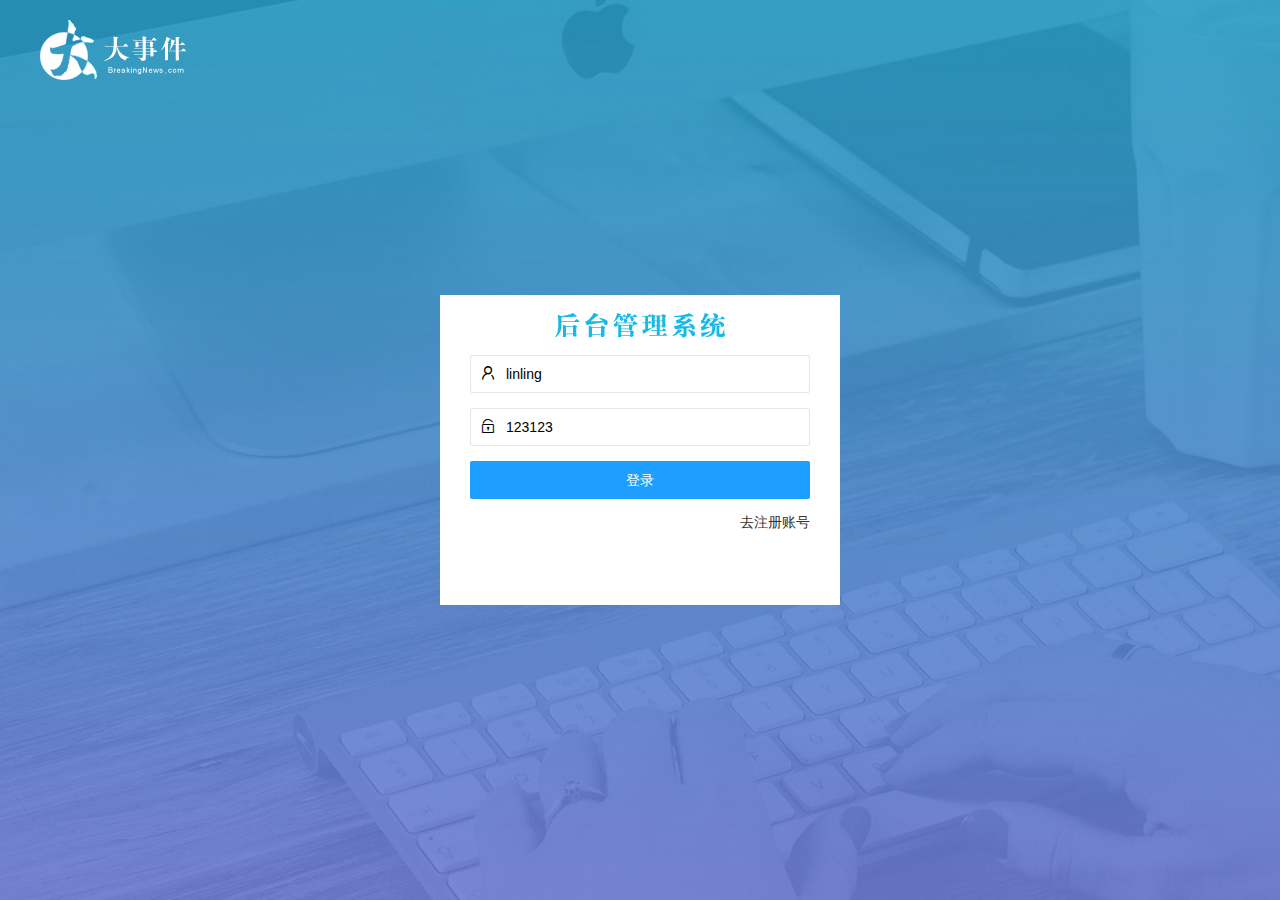
<file: login.html>
<!DOCTYPE html>
<html lang="en">

<head>
    <meta charset="UTF-8">
    <meta http-equiv="X-UA-Compatible" content="IE=edge">
    <meta name="viewport" content="width=device-width, initial-scale=1.0">
    <title>大事件 - 登录页面</title>
    <!-- 引入layui样式文件 -->
    <link rel="stylesheet" href="/assets/lib/layui/css/layui.css">
    <!-- 引入本地样式文件 -->
    <link rel="stylesheet" href="/assets/css/login.css">
</head>

<body>
    <div class="layui-main header">
        <img src="/assets/images/logo.png" alt="">
    </div>

    <!-- 登录注册区域 -->
    <div class="loginAndRegBox">
        <div class="titleBox"></div>
        <!-- 登录区域 -->
        <div class="login-box">
            <!-- 登录表单 -->
            <form class="layui-form" action="" id="form-login">
                <!-- 用户名 -->
                <div class="layui-form-item">
                    <i class="layui-icon layui-icon-username"></i>
                    <input value="linling" type="text" name="username" required lay-verify="required"
                        placeholder="请输入用户名" autocomplete="off" class="layui-input">
                </div>
                <!-- 密码 -->
                <div class="layui-form-item">
                    <i class="layui-icon layui-icon-password"></i>
                    <input value="123123" type="text" name="password" required lay-verify="required|pwd"
                        placeholder="请输入密码" autocomplete="off" class="layui-input">
                </div>
                <!-- 登录按钮 -->
                <div class="layui-form-item">
                    <!-- lay-submit属性必须存在,后面会有submit事件绑定 -->
                    <button class="layui-btn layui-btn-fluid layui-btn-normal" lay-submit
                        lay-filter="formDemo">登录</button>
                </div>
                <!-- a链接 -->
                <div class="layui-form-item links">
                    <a href="javascript:;" id="link-reg">去注册账号</a>
                </div>
            </form>
        </div>


        <!-- 注册区域 -->
        <div class="reg-box" style="display: none;">
            <!-- 注册表单 -->
            <form class="layui-form" action="" id="form-reg">
                <!-- 用户名 -->
                <div class="layui-form-item">
                    <i class="layui-icon layui-icon-username"></i>
                    <input type="text" name="username" required lay-verify="required" placeholder="请输入用户名"
                        autocomplete="off" class="layui-input">
                </div>
                <!-- 密码 -->
                <div class="layui-form-item">
                    <i class="layui-icon layui-icon-password"></i>
                    <input type="text" name="password" required lay-verify="required|pwd" placeholder="请输入密码"
                        autocomplete="off" class="layui-input">
                </div>
                <!-- 确认密码 -->
                <div class="layui-form-item">
                    <i class="layui-icon layui-icon-password"></i>
                    <input type="text" name="repassword" required lay-verify="required|pwd|repwd" placeholder="再次确认密码"
                        autocomplete="off" class="layui-input">
                </div>
                <!-- 登录按钮 -->
                <div class="layui-form-item">
                    <!-- lay-submit属性必须存在,后面会有submit事件绑定 -->
                    <button class="layui-btn layui-btn-fluid layui-btn-normal" lay-submit
                        lay-filter="formDemo">注册</button>
                </div>
                <!-- a链接 -->
                <div class="layui-form-item links">
                    <a href="javascript:;" id="link-login">去登录</a>
                </div>
            </form>
        </div>
    </div>
    </div>

    <!-- 引入layui的js文件 -->
    <script src="assets/lib/layui/layui.all.js"></script>
    <!-- 引入jQuery文件 -->
    <script src="/assets/lib/jquery.js"></script>
    <!-- 引入baseAPI的js文件 先用到ajax接口,所以引入在jquery.js文件之后,再本页面js文件之前 -->
    <script src="/assets/js/baseAPI.js"></script>
    <!-- 引入本地js文件 -->
    <script src="/assets/js/login.js"></script>
</body>

</html>
</file>
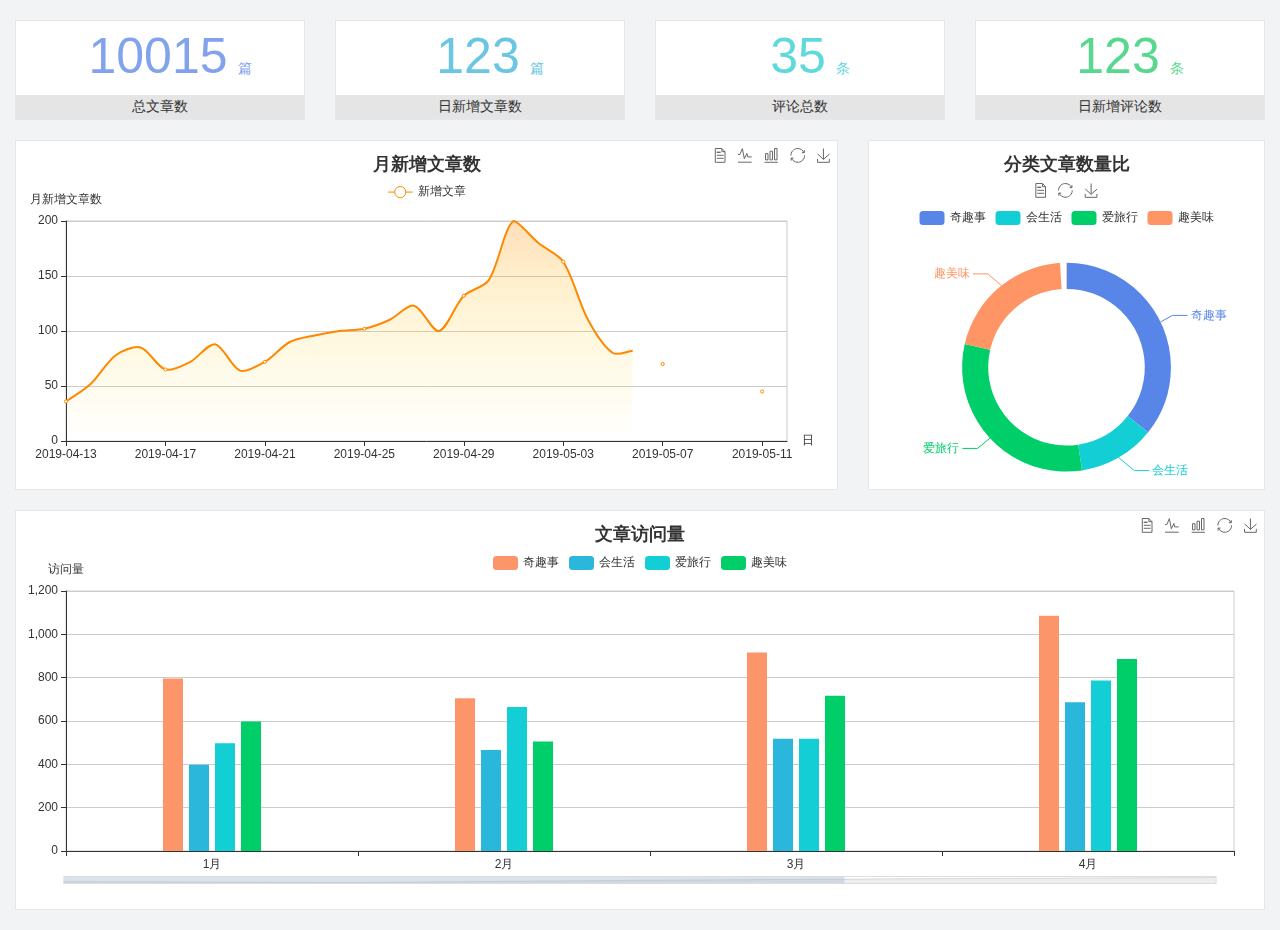
<file: home/dashboard.html>
<!DOCTYPE html>
<html lang="en">

<head>
  <meta charset="UTF-8">
  <meta name="viewport" content="width=device-width, initial-scale=1.0">
  <meta http-equiv="X-UA-Compatible" content="ie=edge">
  <title>图表统计</title>
  <link rel="stylesheet" href="../assets/lib/bootstrap.css" />
  <link rel="stylesheet" href="../assets/lib/main.css" />
  <script src="../assets/lib/jquery.js"></script>
  <script type="text/javascript" src="../assets/lib/echarts.min.js"></script>
</head>

<body>
  <div class="container-fluid">
    <div class="row spannel_list">
      <div class="col-sm-3 col-xs-6">
        <div class="spannel">
          <em>10015</em><span>篇</span>
          <b>总文章数</b>
        </div>
      </div>
      <div class="col-sm-3 col-xs-6">
        <div class="spannel scolor01">
          <em>123</em><span>篇</span>
          <b>日新增文章数</b>
        </div>
      </div>
      <div class="col-sm-3 col-xs-6">
        <div class="spannel scolor02">
          <em>35</em><span>条</span>
          <b>评论总数</b>
        </div>
      </div>
      <div class="col-sm-3 col-xs-6">
        <div class="spannel scolor03">
          <em>123</em><span>条</span>
          <b>日新增评论数</b>
        </div>
      </div>
    </div>
  </div>

  <div class="container-fluid">
    <div class="row curve-pie">
      <div class="col-lg-8 col-md-8">
        <div class="gragh_pannel" id="curve_show"></div>
      </div>
      <div class="col-lg-4 col-md-4">
        <div class="gragh_pannel" id="pie_show"></div>
      </div>
    </div>
  </div>

  <div class="container-fluid">
    <div class="column_pannel" id="column_show"></div>
  </div>

  <script>
    var oChart = echarts.init(document.getElementById('curve_show'));
    var aList_all = [
      { 'count': 36, 'date': '2019-04-13' },
      { 'count': 52, 'date': '2019-04-14' },
      { 'count': 78, 'date': '2019-04-15' },
      { 'count': 85, 'date': '2019-04-16' },
      { 'count': 65, 'date': '2019-04-17' },
      { 'count': 72, 'date': '2019-04-18' },
      { 'count': 88, 'date': '2019-04-19' },
      { 'count': 64, 'date': '2019-04-20' },
      { 'count': 72, 'date': '2019-04-21' },
      { 'count': 90, 'date': '2019-04-22' },
      { 'count': 96, 'date': '2019-04-23' },
      { 'count': 100, 'date': '2019-04-24' },
      { 'count': 102, 'date': '2019-04-25' },
      { 'count': 110, 'date': '2019-04-26' },
      { 'count': 123, 'date': '2019-04-27' },
      { 'count': 100, 'date': '2019-04-28' },
      { 'count': 132, 'date': '2019-04-29' },
      { 'count': 146, 'date': '2019-04-30' },
      { 'count': 200, 'date': '2019-05-01' },
      { 'count': 180, 'date': '2019-05-02' },
      { 'count': 163, 'date': '2019-05-03' },
      { 'count': 110, 'date': '2019-05-04' },
      { 'count': 80, 'date': '2019-05-05' },
      { 'count': 82, 'date': '2019-05-06' },
      { 'count': 70, 'date': '2019-05-07' },
      { 'count': 65, 'date': '2019-05-08' },
      { 'count': 54, 'date': '2019-05-09' },
      { 'count': 40, 'date': '2019-05-10' },
      { 'count': 45, 'date': '2019-05-11' },
      { 'count': 38, 'date': '2019-05-12' },
    ];

    let aCount = [];
    let aDate = [];

    for (var i = 0; i < aList_all.length; i++) {
      aCount.push(aList_all[i].count);
      aDate.push(aList_all[i].date);
    }

    var chartopt = {
      title: {
        text: '月新增文章数',
        left: 'center',
        top: '10'
      },
      tooltip: {
        trigger: 'axis'
      },
      legend: {
        data: ['新增文章'],
        top: '40'
      },
      toolbox: {
        show: true,
        feature: {
          mark: { show: true },
          dataView: { show: true, readOnly: false },
          magicType: { show: true, type: ['line', 'bar'] },
          restore: { show: true },
          saveAsImage: { show: true }
        }
      },
      calculable: true,
      xAxis: [
        {
          name: '日',
          type: 'category',
          boundaryGap: false,
          data: aDate
        }
      ],
      yAxis: [
        {
          name: '月新增文章数',
          type: 'value'
        }
      ],
      series: [
        {
          name: '新增文章',
          type: 'line',
          smooth: true,
          itemStyle: { normal: { areaStyle: { type: 'default' }, color: '#f80' }, lineStyle: { color: '#f80' } },
          data: aCount
        }],
      areaStyle: {
        normal: {
          color: new echarts.graphic.LinearGradient(0, 0, 0, 1, [{
            offset: 0,
            color: 'rgba(255,136,0,0.39)'
          }, {
            offset: .34,
            color: 'rgba(255,180,0,0.25)'
          }, {
            offset: 1,
            color: 'rgba(255,222,0,0.00)'
          }])

        }
      },
      grid: {
        show: true,
        x: 50,
        x2: 50,
        y: 80,
        height: 220
      }
    };

    oChart.setOption(chartopt);


    var oPie = echarts.init(document.getElementById('pie_show'));
    var oPieopt =
    {
      title: {
        top: 10,
        text: '分类文章数量比',
        x: 'center'
      },
      tooltip: {
        trigger: 'item',
        formatter: "{a} <br/>{b} : {c} ({d}%)"
      },
      color: ['#5885e8', '#13cfd5', '#00ce68', '#ff9565'],
      legend: {
        x: 'center',
        top: 65,
        data: ['奇趣事', '会生活', '爱旅行', '趣美味']
      },
      toolbox: {
        show: true,
        x: 'center',
        top: 35,
        feature: {
          mark: { show: true },
          dataView: { show: true, readOnly: false },
          magicType: {
            show: true,
            type: ['pie', 'funnel'],
            option: {
              funnel: {
                x: '25%',
                width: '50%',
                funnelAlign: 'left',
                max: 1548
              }
            }
          },
          restore: { show: true },
          saveAsImage: { show: true }
        }
      },
      calculable: true,
      series: [
        {
          name: '访问来源',
          type: 'pie',
          radius: ['45%', '60%'],
          center: ['50%', '65%'],
          data: [
            { value: 300, name: '奇趣事' },
            { value: 100, name: '会生活' },
            { value: 260, name: '爱旅行' },
            { value: 180, name: '趣美味' }
          ]
        }
      ]
    };
    oPie.setOption(oPieopt);



    var oColumn = this.echarts.init(document.getElementById('column_show'));
    var oColumnopt =
    {
      title: {
        text: '文章访问量',
        left: 'center',
        top: '10'
      },
      tooltip: {
        trigger: 'axis'
      },
      legend: {
        data: ['奇趣事', '会生活', '爱旅行', '趣美味'],
        top: '40'
      },
      toolbox: {
        show: true,
        feature: {
          mark: { show: true },
          dataView: { show: true, readOnly: false },
          magicType: { show: true, type: ['line', 'bar'] },
          restore: { show: true },
          saveAsImage: { show: true }
        }
      },
      calculable: true,
      xAxis: [
        {
          type: 'category',
          data: ['1月', '2月', '3月', '4月', '5月']
        }
      ],
      yAxis: [
        {
          name: '访问量',
          type: 'value'
        }
      ],
      series: [
        {
          name: '奇趣事',
          type: 'bar',
          barWidth: 20,
          itemStyle: {
            normal: { areaStyle: { type: 'default' }, color: '#fd956a' }
          },
          data: [800, 708, 920, 1090, 1200]
        },
        {
          name: '会生活',
          type: 'bar',
          barWidth: 20,
          itemStyle: {
            normal: { areaStyle: { type: 'default' }, color: '#2bb6db' }
          },
          data: [400, 468, 520, 690, 800]
        },
        {
          name: '爱旅行',
          type: 'bar',
          barWidth: 20,
          itemStyle: {
            normal: { areaStyle: { type: 'default' }, color: '#13cfd5' }
          },
          data: [500, 668, 520, 790, 900]
        },
        {
          name: '趣美味',
          type: 'bar',
          barWidth: 20,
          itemStyle: {
            normal: { areaStyle: { type: 'default' }, color: '#00ce68' }
          },
          data: [600, 508, 720, 890, 1000]
        }
      ],
      grid: {
        show: true,
        x: 50,
        x2: 30,
        y: 80,
        height: 260
      },
      dataZoom: [//给x轴设置滚动条
        {
          start: 0,//默认为0
          end: 100 - 1000 / 31,//默认为100
          type: 'slider',
          show: true,
          xAxisIndex: [0],
          handleSize: 0,//滑动条的 左右2个滑动条的大小
          height: 8,//组件高度
          left: 45, //左边的距离
          right: 50,//右边的距离
          bottom: 26,//右边的距离
          handleColor: '#ddd',//h滑动图标的颜色
          handleStyle: {
            borderColor: "#cacaca",
            borderWidth: "1",
            shadowBlur: 2,
            background: "#ddd",
            shadowColor: "#ddd",
          }
        }]
    };
    oColumn.setOption(oColumnopt);
  </script>
</body>

</html>
</file>
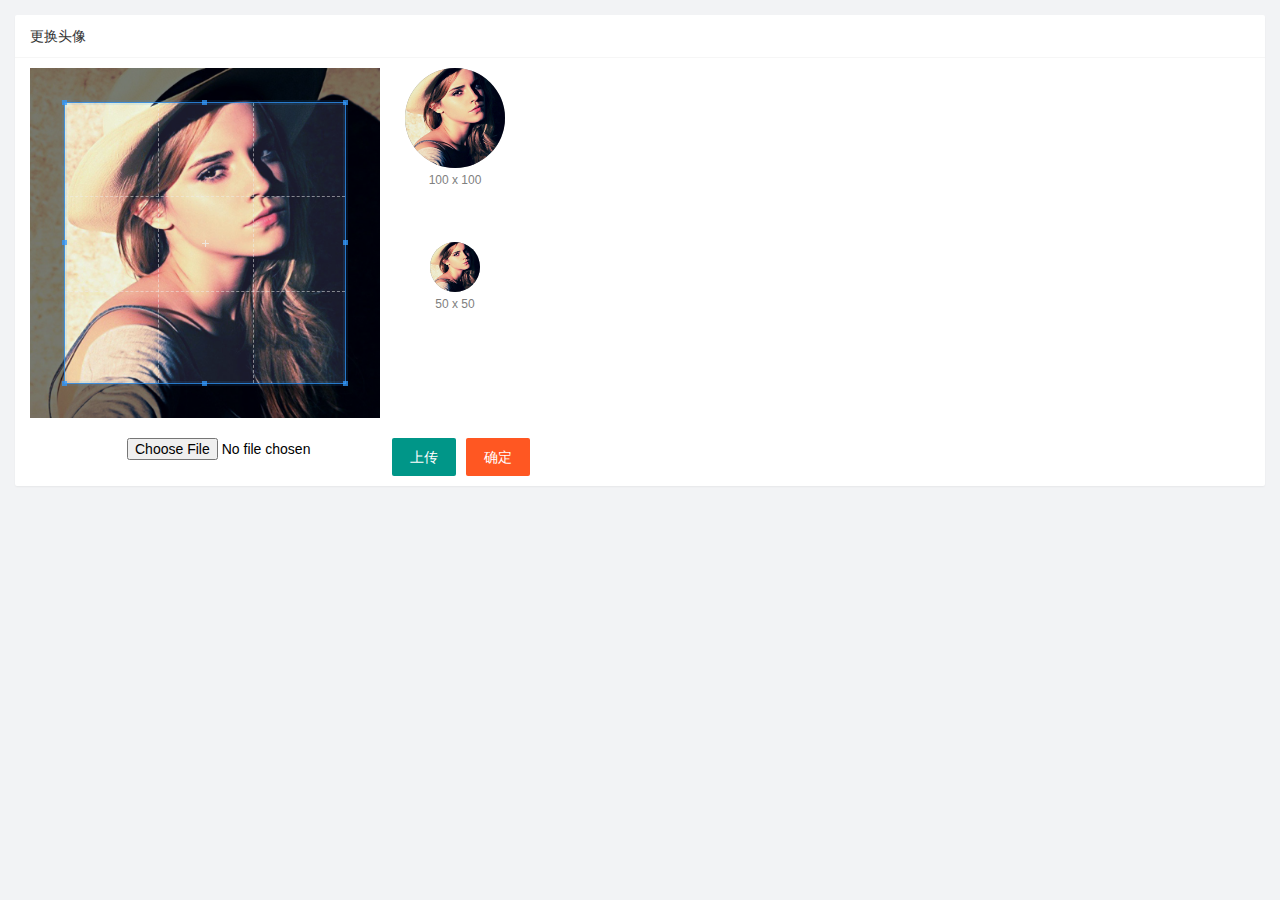
<file: user/user_avatar.html>
<!DOCTYPE html>
<html lang="en">

<head>
    <meta charset="UTF-8">
    <meta http-equiv="X-UA-Compatible" content="IE=edge">
    <meta name="viewport" content="width=device-width, initial-scale=1.0">
    <title>基本资料</title>
    <!-- 引入cropped.css文件 -->
    <link rel="stylesheet" href="/assets/lib/cropper/cropper.css" />
    <!-- 引入layui.css文件 -->
    <link rel="stylesheet" href="/assets/lib/layui/css/layui.css">
    <!-- 引入本页面css文件 -->
    <link rel="stylesheet" href="/assets/css/user/user_avatar.css">
</head>

<body>
    <div class="layui-card">
        <div class="layui-card-header">更换头像
        </div>
        <div class="layui-card-body">
            <!-- 更换头像form表单 -->
            <!-- 第一行的图片裁剪和预览区域 -->
            <div class="row1">
                <!-- 图片裁剪区域 -->
                <div class="cropper-box">
                    <!-- 这个 img 标签很重要，将来会把它初始化为裁剪区域 -->
                    <img id="image" src="/assets/images/sample.jpg" />
                </div>
                <!-- 图片的预览区域 -->
                <div class="preview-box">
                    <div>
                        <!-- 宽高为 100px 的预览区域 -->
                        <div class="img-preview w100"></div>
                        <p class="size">100 x 100</p>
                    </div>
                    <div>
                        <!-- 宽高为 50px 的预览区域 -->
                        <div class="img-preview w50"></div>
                        <p class="size">50 x 50</p>
                    </div>
                </div>
            </div>

            <!-- 第二行的按钮区域 -->
            <div class="row2">
                <input type="file" id="file" accept="image/png,image/jpeg">
                <button id="btnChooseImage" type="button" class="layui-btn">上传</button>
                <button id="btnUpload" type="button" class="layui-btn layui-btn-danger">确定</button>
            </div>
        </div>
    </div>
    <!-- 引入layui.js文件 -->
    <script src="/assets/lib/layui/layui.all.js"></script>
    <!-- 引入jquery.js文件 -->
    <script src="/assets/lib/jquery.js"></script>
    <!-- 引入Cropper.js文件 -->
    <script src="/assets/lib/cropper/Cropper.js"></script>
    <!-- 引入jquery-cropper.js文件 -->
    <script src="/assets/lib/cropper/jquery-cropper.js"></script>
    <!-- 引入baseAPI.js文件 -->
    <script src="/assets/js/baseAPI.js"></script>
    <!-- 引入本页面的js文件 -->
    <script src="/assets/js/user/user_avatar.js"></script>
</body>

</html>
</file>
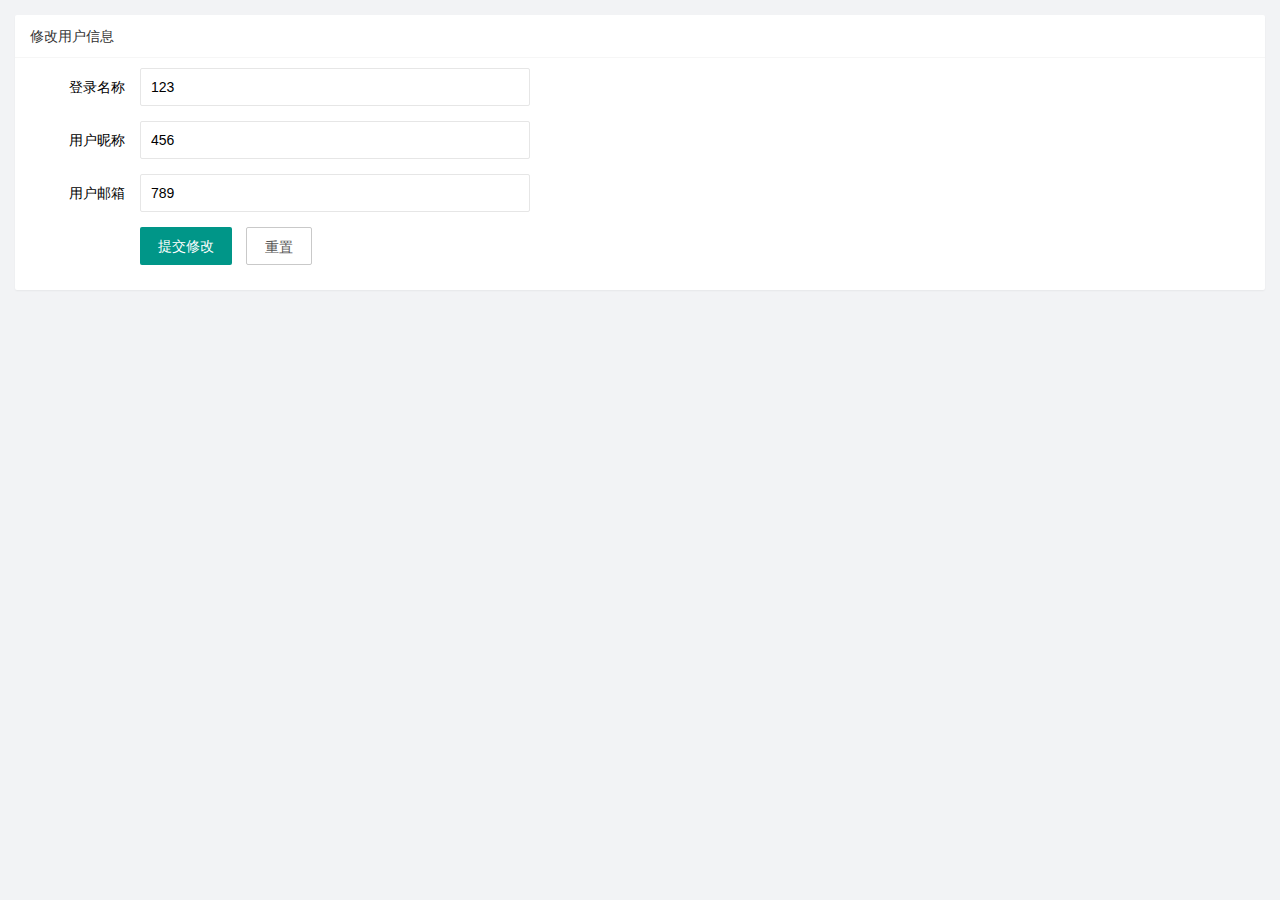
<file: user/user_info.html>
<!DOCTYPE html>
<html lang="en">

<head>
    <meta charset="UTF-8">
    <meta http-equiv="X-UA-Compatible" content="IE=edge">
    <meta name="viewport" content="width=device-width, initial-scale=1.0">
    <title>基本资料</title>
    <!-- 引入layui.css文件 -->
    <link rel="stylesheet" href="/assets/lib/layui/css/layui.css">
    <!-- 引入本页面css文件 -->
    <link rel="stylesheet" href="/assets/css/user/user_info.css">
</head>

<body>
    <div class="layui-card">
        <div class="layui-card-header">修改用户信息</div>
        <div class="layui-card-body">
            <!-- 修改用户信息form表单 -->
            <form class="layui-form" lay-filter="formUserInfo" action="">
                <!-- 隐藏域保护id -->
                <input type="hidden" name="id">
                <!-- 用户名 -->
                <div class="layui-form-item">
                    <label class="layui-form-label">登录名称</label>
                    <div class="layui-input-block">
                        <input value="123" type="text" name="username" readonly required lay-verify="required"
                            placeholder="请输入用户名称" autocomplete="off" class="layui-input">
                    </div>
                </div>
                <!-- 用户昵称 -->
                <div class="layui-form-item">
                    <label class="layui-form-label">用户昵称</label>
                    <div class="layui-input-block">
                        <input value="456" type="text" name="nickname" required lay-verify="required|nickname"
                            placeholder="请输入用户昵称" autocomplete="off" class="layui-input">
                    </div>
                </div>
                <!-- 用户邮箱 -->
                <div class="layui-form-item">
                    <label class="layui-form-label">用户邮箱</label>
                    <div class="layui-input-block">
                        <input value="789" type="text" name="email" required lay-verify="required|email"
                            placeholder="请输入用户邮箱" autocomplete="off" class="layui-input">
                    </div>
                </div>
                <!-- 提交重置按钮 -->
                <div class="layui-form-item">
                    <div class="layui-input-block">
                        <button class="layui-btn" lay-submit lay-filter="formDemo">提交修改 </button>
                        <button id="btnReset" type="reset" class="layui-btn layui-btn-primary">重置</button>
                    </div>
                </div>
            </form>
        </div>
    </div>
    <!-- 引入layui.js文件 -->
    <script src="/assets/lib/layui/layui.all.js"></script>
    <!-- 引入jquery.js文件 -->
    <script src="/assets/lib/jquery.js"></script>
    <!-- 引入baseAPI.js文件 -->
    <script src="/assets/js/baseAPI.js"></script>
    <!-- 引入本页面的js文件 -->
    <script src="/assets/js/user/user_info.js"></script>
</body>

</html>
</file>
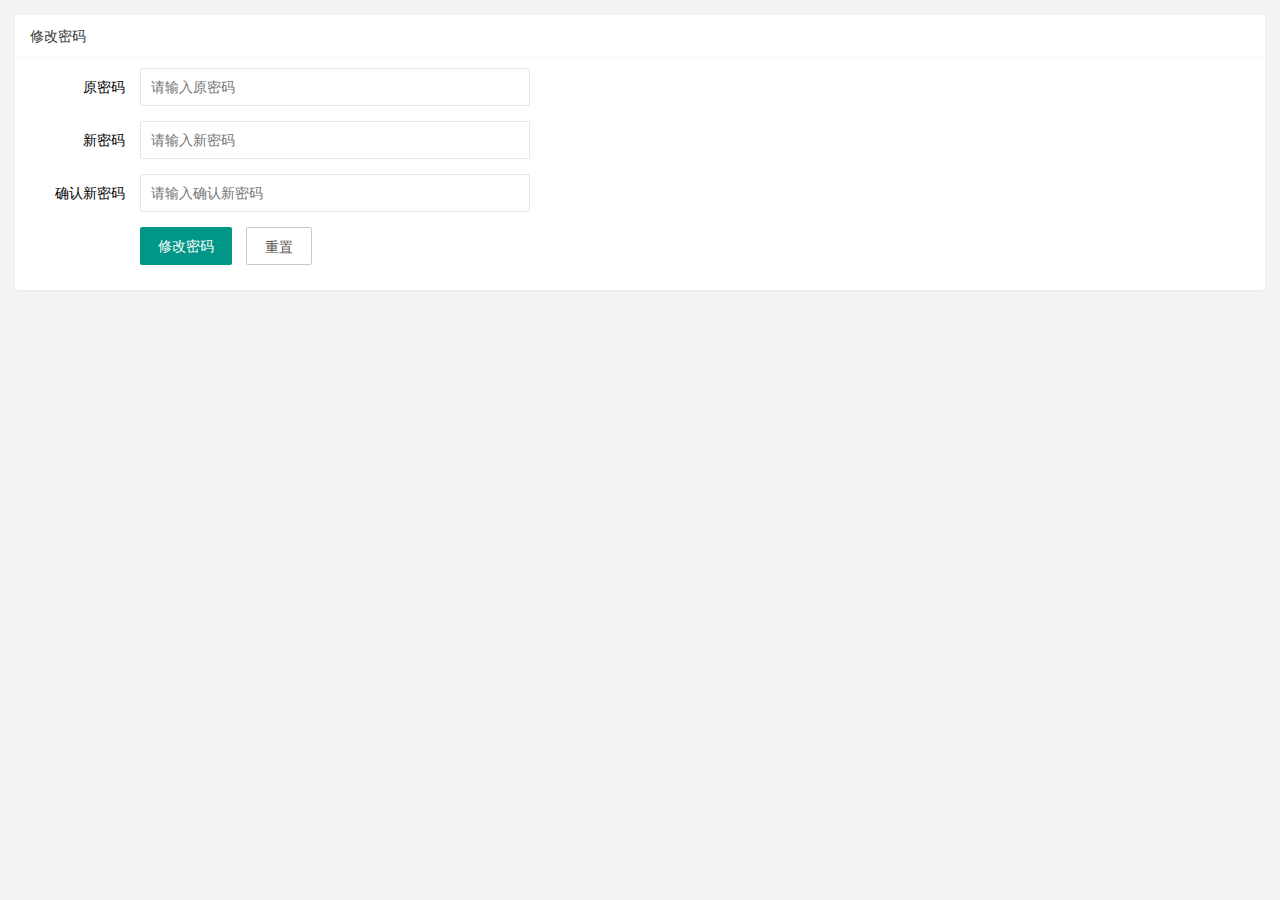
<file: user/user_pwd.html>
<!DOCTYPE html>
<html lang="en">

<head>
    <meta charset="UTF-8">
    <meta http-equiv="X-UA-Compatible" content="IE=edge">
    <meta name="viewport" content="width=device-width, initial-scale=1.0">
    <title>基本资料</title>
    <!-- 引入layui.css文件 -->
    <link rel="stylesheet" href="/assets/lib/layui/css/layui.css">
    <!-- 引入本页面css文件 -->
    <link rel="stylesheet" href="/assets/css/user/user_pwd.css">
</head>

<body>
    <div class="layui-card">
        <div class="layui-card-header">修改密码</div>
        <div class="layui-card-body">
            <!-- 修改密码form表单 -->
            <form class="layui-form" action="">
                <!-- 原密码 -->
                <div class="layui-form-item">
                    <label class="layui-form-label">原密码</label>
                    <div class="layui-input-block">
                        <input type="text" name="oldPwd" required lay-verify="required|pwd" placeholder="请输入原密码"
                            autocomplete="off" class="layui-input">
                    </div>
                </div>
                <!-- 新密码 -->
                <div class="layui-form-item">
                    <label class="layui-form-label">新密码</label>
                    <div class="layui-input-block">
                        <input type="text" name="newPwd" required lay-verify="required|pwd|samePwd" placeholder="请输入新密码"
                            autocomplete="off" class="layui-input">
                    </div>
                </div>
                <!-- 确认新密码 -->
                <div class="layui-form-item">
                    <label class="layui-form-label">确认新密码</label>
                    <div class="layui-input-block">
                        <input type="text" name="rePwd" required lay-verify="required|pwd|rePWd" placeholder="请输入确认新密码"
                            autocomplete="off" class="layui-input">
                    </div>
                </div>
                <!-- 按钮 -->
                <div class="layui-form-item">
                    <div class="layui-input-block">
                        <button class="layui-btn" lay-submit lay-filter="formDemo">修改密码</button>
                        <button type="reset" class="layui-btn layui-btn-primary">重置</button>
                    </div>
                </div>
            </form>
        </div>
    </div>
    <!-- 引入layui.js文件 -->
    <script src="/assets/lib/layui/layui.all.js"></script>
    <!-- 引入jquery.js文件 -->
    <script src="/assets/lib/jquery.js"></script>
    <!-- 引入baseAPI.js文件 -->
    <script src="/assets/js/baseAPI.js"></script>
    <!-- 引入本页面的js文件 -->
    <script src="/assets/js/user/user_pwd.js"></script>
</body>

</html>
</file>
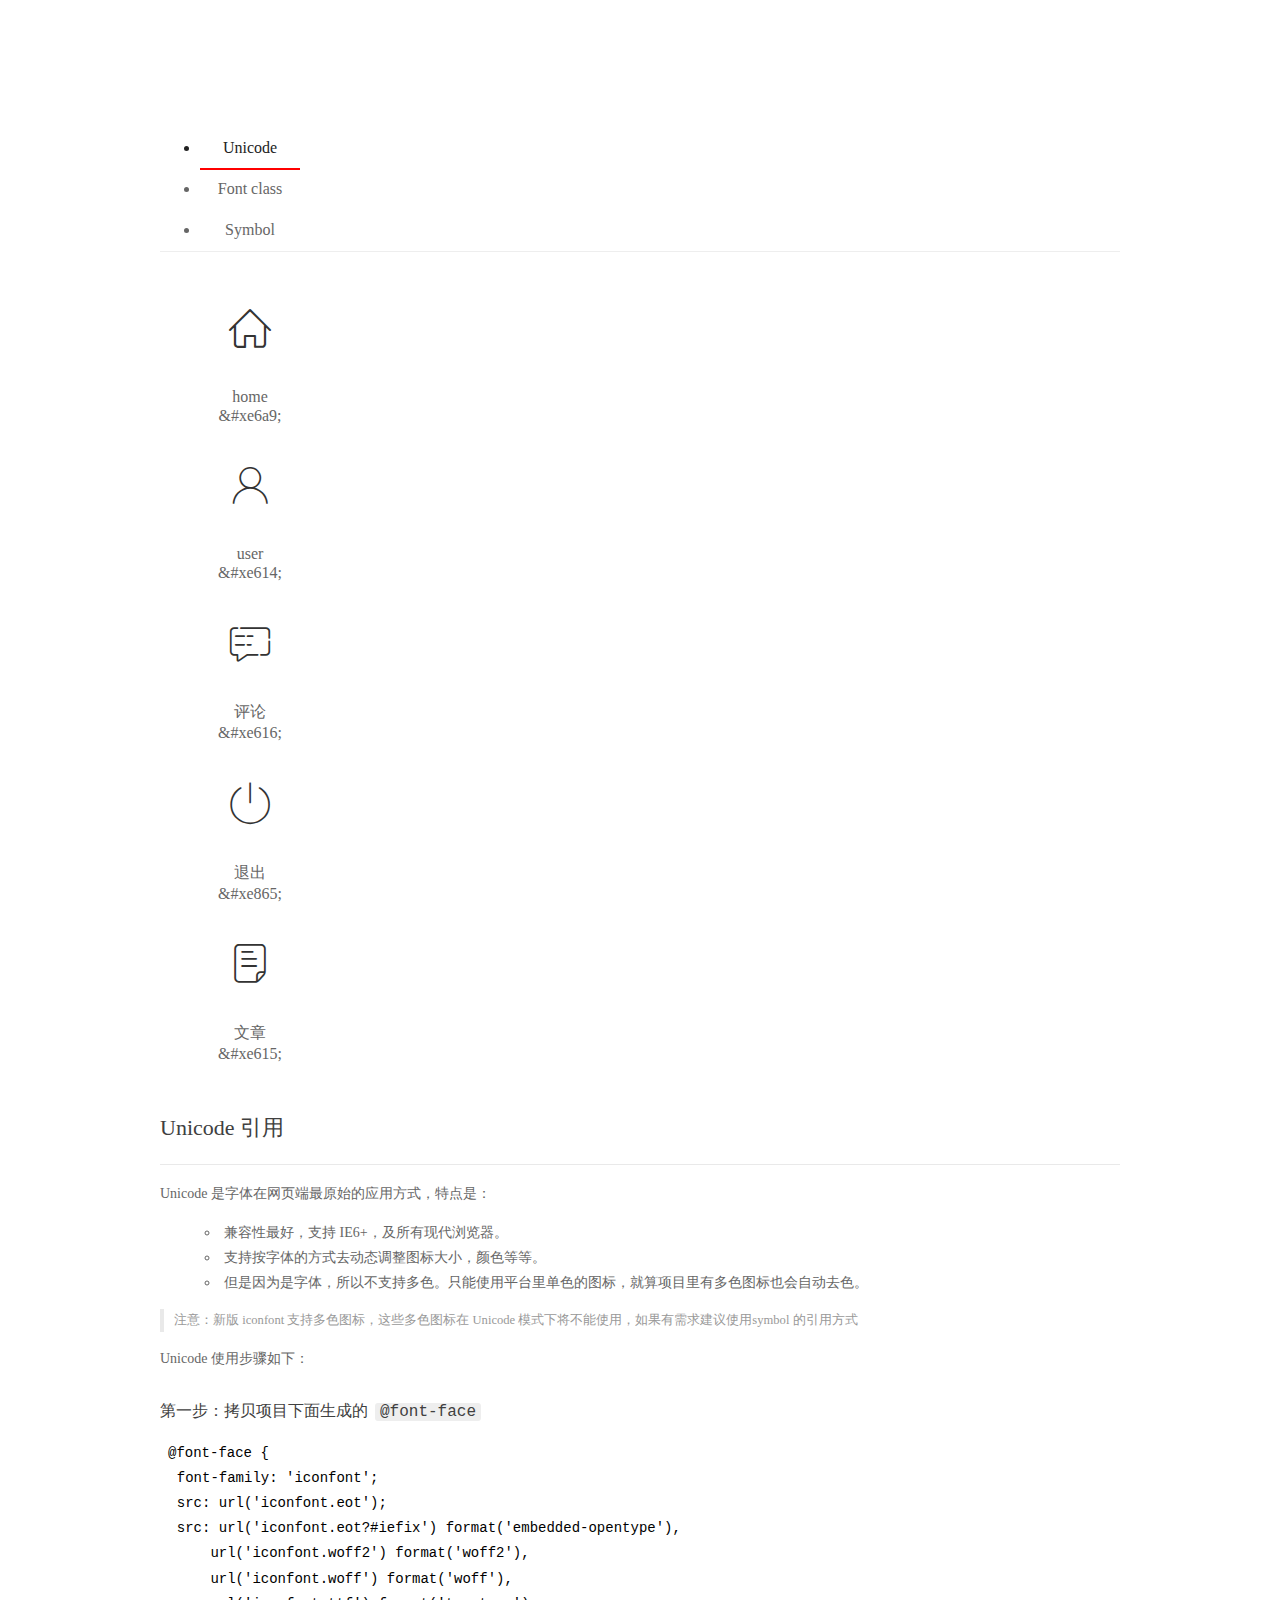
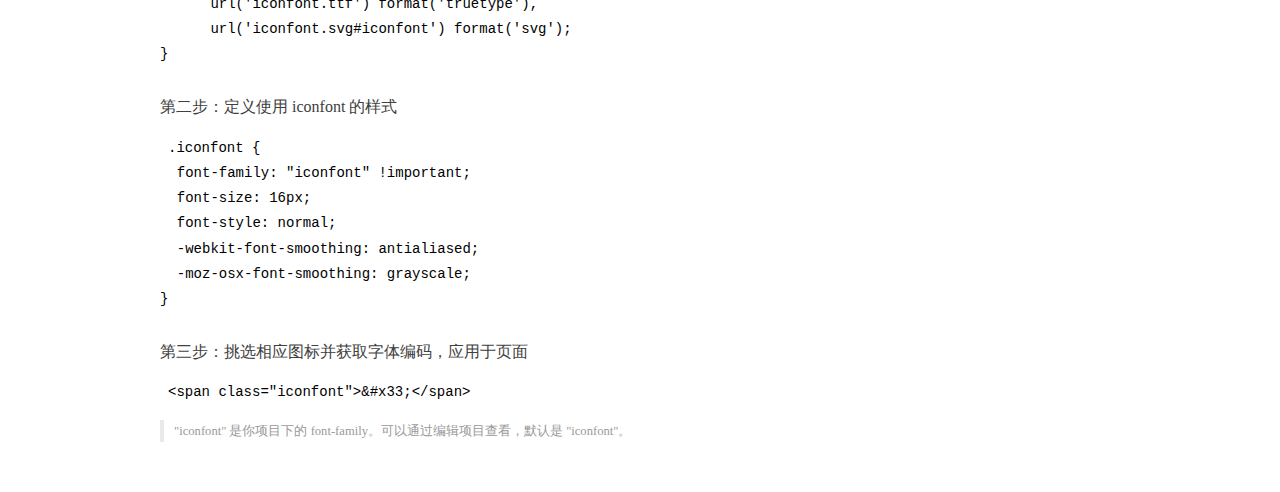
<file: assets/fonts/demo_index.html>
<!DOCTYPE html>
<html>
<head>
  <meta charset="utf-8"/>
  <title>IconFont Demo</title>
  <link rel="shortcut icon" href="https://gtms04.alicdn.com/tps/i4/TB1_oz6GVXXXXaFXpXXJDFnIXXX-64-64.ico" type="image/x-icon"/>
  <link rel="stylesheet" href="https://g.alicdn.com/thx/cube/1.3.2/cube.min.css">
  <link rel="stylesheet" href="demo.css">
  <link rel="stylesheet" href="iconfont.css">
  <script src="iconfont.js"></script>
  <!-- jQuery -->
  <script src="https://a1.alicdn.com/oss/uploads/2018/12/26/7bfddb60-08e8-11e9-9b04-53e73bb6408b.js"></script>
  <!-- 代码高亮 -->
  <script src="https://a1.alicdn.com/oss/uploads/2018/12/26/a3f714d0-08e6-11e9-8a15-ebf944d7534c.js"></script>
</head>
<body>
  <div class="main">
    <h1 class="logo"><a href="https://www.iconfont.cn/" title="iconfont 首页" target="_blank">&#xe86b;</a></h1>
    <div class="nav-tabs">
      <ul id="tabs" class="dib-box">
        <li class="dib active"><span>Unicode</span></li>
        <li class="dib"><span>Font class</span></li>
        <li class="dib"><span>Symbol</span></li>
      </ul>
      
    </div>
    <div class="tab-container">
      <div class="content unicode" style="display: block;">
          <ul class="icon_lists dib-box">
          
            <li class="dib">
              <span class="icon iconfont">&#xe6a9;</span>
                <div class="name">home</div>
                <div class="code-name">&amp;#xe6a9;</div>
              </li>
          
            <li class="dib">
              <span class="icon iconfont">&#xe614;</span>
                <div class="name">user</div>
                <div class="code-name">&amp;#xe614;</div>
              </li>
          
            <li class="dib">
              <span class="icon iconfont">&#xe616;</span>
                <div class="name">评论</div>
                <div class="code-name">&amp;#xe616;</div>
              </li>
          
            <li class="dib">
              <span class="icon iconfont">&#xe865;</span>
                <div class="name">退出</div>
                <div class="code-name">&amp;#xe865;</div>
              </li>
          
            <li class="dib">
              <span class="icon iconfont">&#xe615;</span>
                <div class="name">文章</div>
                <div class="code-name">&amp;#xe615;</div>
              </li>
          
          </ul>
          <div class="article markdown">
          <h2 id="unicode-">Unicode 引用</h2>
          <hr>

          <p>Unicode 是字体在网页端最原始的应用方式，特点是：</p>
          <ul>
            <li>兼容性最好，支持 IE6+，及所有现代浏览器。</li>
            <li>支持按字体的方式去动态调整图标大小，颜色等等。</li>
            <li>但是因为是字体，所以不支持多色。只能使用平台里单色的图标，就算项目里有多色图标也会自动去色。</li>
          </ul>
          <blockquote>
            <p>注意：新版 iconfont 支持多色图标，这些多色图标在 Unicode 模式下将不能使用，如果有需求建议使用symbol 的引用方式</p>
          </blockquote>
          <p>Unicode 使用步骤如下：</p>
          <h3 id="-font-face">第一步：拷贝项目下面生成的 <code>@font-face</code></h3>
<pre><code class="language-css"
>@font-face {
  font-family: 'iconfont';
  src: url('iconfont.eot');
  src: url('iconfont.eot?#iefix') format('embedded-opentype'),
      url('iconfont.woff2') format('woff2'),
      url('iconfont.woff') format('woff'),
      url('iconfont.ttf') format('truetype'),
      url('iconfont.svg#iconfont') format('svg');
}
</code></pre>
          <h3 id="-iconfont-">第二步：定义使用 iconfont 的样式</h3>
<pre><code class="language-css"
>.iconfont {
  font-family: "iconfont" !important;
  font-size: 16px;
  font-style: normal;
  -webkit-font-smoothing: antialiased;
  -moz-osx-font-smoothing: grayscale;
}
</code></pre>
          <h3 id="-">第三步：挑选相应图标并获取字体编码，应用于页面</h3>
<pre>
<code class="language-html"
>&lt;span class="iconfont"&gt;&amp;#x33;&lt;/span&gt;
</code></pre>
          <blockquote>
            <p>"iconfont" 是你项目下的 font-family。可以通过编辑项目查看，默认是 "iconfont"。</p>
          </blockquote>
          </div>
      </div>
      <div class="content font-class">
        <ul class="icon_lists dib-box">
          
          <li class="dib">
            <span class="icon iconfont icon-home"></span>
            <div class="name">
              home
            </div>
            <div class="code-name">.icon-home
            </div>
          </li>
          
          <li class="dib">
            <span class="icon iconfont icon-user"></span>
            <div class="name">
              user
            </div>
            <div class="code-name">.icon-user
            </div>
          </li>
          
          <li class="dib">
            <span class="icon iconfont icon-pinglun"></span>
            <div class="name">
              评论
            </div>
            <div class="code-name">.icon-pinglun
            </div>
          </li>
          
          <li class="dib">
            <span class="icon iconfont icon-tuichu"></span>
            <div class="name">
              退出
            </div>
            <div class="code-name">.icon-tuichu
            </div>
          </li>
          
          <li class="dib">
            <span class="icon iconfont icon-16"></span>
            <div class="name">
              文章
            </div>
            <div class="code-name">.icon-16
            </div>
          </li>
          
        </ul>
        <div class="article markdown">
        <h2 id="font-class-">font-class 引用</h2>
        <hr>

        <p>font-class 是 Unicode 使用方式的一种变种，主要是解决 Unicode 书写不直观，语意不明确的问题。</p>
        <p>与 Unicode 使用方式相比，具有如下特点：</p>
        <ul>
          <li>兼容性良好，支持 IE8+，及所有现代浏览器。</li>
          <li>相比于 Unicode 语意明确，书写更直观。可以很容易分辨这个 icon 是什么。</li>
          <li>因为使用 class 来定义图标，所以当要替换图标时，只需要修改 class 里面的 Unicode 引用。</li>
          <li>不过因为本质上还是使用的字体，所以多色图标还是不支持的。</li>
        </ul>
        <p>使用步骤如下：</p>
        <h3 id="-fontclass-">第一步：引入项目下面生成的 fontclass 代码：</h3>
<pre><code class="language-html">&lt;link rel="stylesheet" href="./iconfont.css"&gt;
</code></pre>
        <h3 id="-">第二步：挑选相应图标并获取类名，应用于页面：</h3>
<pre><code class="language-html">&lt;span class="iconfont icon-xxx"&gt;&lt;/span&gt;
</code></pre>
        <blockquote>
          <p>"
            iconfont" 是你项目下的 font-family。可以通过编辑项目查看，默认是 "iconfont"。</p>
        </blockquote>
      </div>
      </div>
      <div class="content symbol">
          <ul class="icon_lists dib-box">
          
            <li class="dib">
                <svg class="icon svg-icon" aria-hidden="true">
                  <use xlink:href="#icon-home"></use>
                </svg>
                <div class="name">home</div>
                <div class="code-name">#icon-home</div>
            </li>
          
            <li class="dib">
                <svg class="icon svg-icon" aria-hidden="true">
                  <use xlink:href="#icon-user"></use>
                </svg>
                <div class="name">user</div>
                <div class="code-name">#icon-user</div>
            </li>
          
            <li class="dib">
                <svg class="icon svg-icon" aria-hidden="true">
                  <use xlink:href="#icon-pinglun"></use>
                </svg>
                <div class="name">评论</div>
                <div class="code-name">#icon-pinglun</div>
            </li>
          
            <li class="dib">
                <svg class="icon svg-icon" aria-hidden="true">
                  <use xlink:href="#icon-tuichu"></use>
                </svg>
                <div class="name">退出</div>
                <div class="code-name">#icon-tuichu</div>
            </li>
          
            <li class="dib">
                <svg class="icon svg-icon" aria-hidden="true">
                  <use xlink:href="#icon-16"></use>
                </svg>
                <div class="name">文章</div>
                <div class="code-name">#icon-16</div>
            </li>
          
          </ul>
          <div class="article markdown">
          <h2 id="symbol-">Symbol 引用</h2>
          <hr>

          <p>这是一种全新的使用方式，应该说这才是未来的主流，也是平台目前推荐的用法。相关介绍可以参考这篇<a href="">文章</a>
            这种用法其实是做了一个 SVG 的集合，与另外两种相比具有如下特点：</p>
          <ul>
            <li>支持多色图标了，不再受单色限制。</li>
            <li>通过一些技巧，支持像字体那样，通过 <code>font-size</code>, <code>color</code> 来调整样式。</li>
            <li>兼容性较差，支持 IE9+，及现代浏览器。</li>
            <li>浏览器渲染 SVG 的性能一般，还不如 png。</li>
          </ul>
          <p>使用步骤如下：</p>
          <h3 id="-symbol-">第一步：引入项目下面生成的 symbol 代码：</h3>
<pre><code class="language-html">&lt;script src="./iconfont.js"&gt;&lt;/script&gt;
</code></pre>
          <h3 id="-css-">第二步：加入通用 CSS 代码（引入一次就行）：</h3>
<pre><code class="language-html">&lt;style&gt;
.icon {
  width: 1em;
  height: 1em;
  vertical-align: -0.15em;
  fill: currentColor;
  overflow: hidden;
}
&lt;/style&gt;
</code></pre>
          <h3 id="-">第三步：挑选相应图标并获取类名，应用于页面：</h3>
<pre><code class="language-html">&lt;svg class="icon" aria-hidden="true"&gt;
  &lt;use xlink:href="#icon-xxx"&gt;&lt;/use&gt;
&lt;/svg&gt;
</code></pre>
          </div>
      </div>

    </div>
  </div>
  <script>
  $(document).ready(function () {
      $('.tab-container .content:first').show()

      $('#tabs li').click(function (e) {
        var tabContent = $('.tab-container .content')
        var index = $(this).index()

        if ($(this).hasClass('active')) {
          return
        } else {
          $('#tabs li').removeClass('active')
          $(this).addClass('active')

          tabContent.hide().eq(index).fadeIn()
        }
      })
    })
  </script>
</body>
</html>
</file>
<file: assets/lib/layui/css/layui.css>
/** layui-v2.5.5 MIT License By https://www.layui.com */
 .layui-inline,img{display:inline-block;vertical-align:middle}h1,h2,h3,h4,h5,h6{font-weight:400}.layui-edge,.layui-header,.layui-inline,.layui-main{position:relative}.layui-body,.layui-edge,.layui-elip{overflow:hidden}.layui-btn,.layui-edge,.layui-inline,img{vertical-align:middle}.layui-btn,.layui-disabled,.layui-icon,.layui-unselect{-moz-user-select:none;-webkit-user-select:none;-ms-user-select:none}.layui-elip,.layui-form-checkbox span,.layui-form-pane .layui-form-label{text-overflow:ellipsis;white-space:nowrap}.layui-breadcrumb,.layui-tree-btnGroup{visibility:hidden}blockquote,body,button,dd,div,dl,dt,form,h1,h2,h3,h4,h5,h6,input,li,ol,p,pre,td,textarea,th,ul{margin:0;padding:0;-webkit-tap-highlight-color:rgba(0,0,0,0)}a:active,a:hover{outline:0}img{border:none}li{list-style:none}table{border-collapse:collapse;border-spacing:0}h4,h5,h6{font-size:100%}button,input,optgroup,option,select,textarea{font-family:inherit;font-size:inherit;font-style:inherit;font-weight:inherit;outline:0}pre{white-space:pre-wrap;white-space:-moz-pre-wrap;white-space:-pre-wrap;white-space:-o-pre-wrap;word-wrap:break-word}body{line-height:24px;font:14px Helvetica Neue,Helvetica,PingFang SC,Tahoma,Arial,sans-serif}hr{height:1px;margin:10px 0;border:0;clear:both}a{color:#333;text-decoration:none}a:hover{color:#777}a cite{font-style:normal;*cursor:pointer}.layui-border-box,.layui-border-box *{box-sizing:border-box}.layui-box,.layui-box *{box-sizing:content-box}.layui-clear{clear:both;*zoom:1}.layui-clear:after{content:'\20';clear:both;*zoom:1;display:block;height:0}.layui-inline{*display:inline;*zoom:1}.layui-edge{display:inline-block;width:0;height:0;border-width:6px;border-style:dashed;border-color:transparent}.layui-edge-top{top:-4px;border-bottom-color:#999;border-bottom-style:solid}.layui-edge-right{border-left-color:#999;border-left-style:solid}.layui-edge-bottom{top:2px;border-top-color:#999;border-top-style:solid}.layui-edge-left{border-right-color:#999;border-right-style:solid}.layui-disabled,.layui-disabled:hover{color:#d2d2d2!important;cursor:not-allowed!important}.layui-circle{border-radius:100%}.layui-show{display:block!important}.layui-hide{display:none!important}@font-face{font-family:layui-icon;src:url(../font/iconfont.eot?v=250);src:url(../font/iconfont.eot?v=250#iefix) format('embedded-opentype'),url(../font/iconfont.woff2?v=250) format('woff2'),url(../font/iconfont.woff?v=250) format('woff'),url(../font/iconfont.ttf?v=250) format('truetype'),url(../font/iconfont.svg?v=250#layui-icon) format('svg')}.layui-icon{font-family:layui-icon!important;font-size:16px;font-style:normal;-webkit-font-smoothing:antialiased;-moz-osx-font-smoothing:grayscale}.layui-icon-reply-fill:before{content:"\e611"}.layui-icon-set-fill:before{content:"\e614"}.layui-icon-menu-fill:before{content:"\e60f"}.layui-icon-search:before{content:"\e615"}.layui-icon-share:before{content:"\e641"}.layui-icon-set-sm:before{content:"\e620"}.layui-icon-engine:before{content:"\e628"}.layui-icon-close:before{content:"\1006"}.layui-icon-close-fill:before{content:"\1007"}.layui-icon-chart-screen:before{content:"\e629"}.layui-icon-star:before{content:"\e600"}.layui-icon-circle-dot:before{content:"\e617"}.layui-icon-chat:before{content:"\e606"}.layui-icon-release:before{content:"\e609"}.layui-icon-list:before{content:"\e60a"}.layui-icon-chart:before{content:"\e62c"}.layui-icon-ok-circle:before{content:"\1005"}.layui-icon-layim-theme:before{content:"\e61b"}.layui-icon-table:before{content:"\e62d"}.layui-icon-right:before{content:"\e602"}.layui-icon-left:before{content:"\e603"}.layui-icon-cart-simple:before{content:"\e698"}.layui-icon-face-cry:before{content:"\e69c"}.layui-icon-face-smile:before{content:"\e6af"}.layui-icon-survey:before{content:"\e6b2"}.layui-icon-tree:before{content:"\e62e"}.layui-icon-upload-circle:before{content:"\e62f"}.layui-icon-add-circle:before{content:"\e61f"}.layui-icon-download-circle:before{content:"\e601"}.layui-icon-templeate-1:before{content:"\e630"}.layui-icon-util:before{content:"\e631"}.layui-icon-face-surprised:before{content:"\e664"}.layui-icon-edit:before{content:"\e642"}.layui-icon-speaker:before{content:"\e645"}.layui-icon-down:before{content:"\e61a"}.layui-icon-file:before{content:"\e621"}.layui-icon-layouts:before{content:"\e632"}.layui-icon-rate-half:before{content:"\e6c9"}.layui-icon-add-circle-fine:before{content:"\e608"}.layui-icon-prev-circle:before{content:"\e633"}.layui-icon-read:before{content:"\e705"}.layui-icon-404:before{content:"\e61c"}.layui-icon-carousel:before{content:"\e634"}.layui-icon-help:before{content:"\e607"}.layui-icon-code-circle:before{content:"\e635"}.layui-icon-water:before{content:"\e636"}.layui-icon-username:before{content:"\e66f"}.layui-icon-find-fill:before{content:"\e670"}.layui-icon-about:before{content:"\e60b"}.layui-icon-location:before{content:"\e715"}.layui-icon-up:before{content:"\e619"}.layui-icon-pause:before{content:"\e651"}.layui-icon-date:before{content:"\e637"}.layui-icon-layim-uploadfile:before{content:"\e61d"}.layui-icon-delete:before{content:"\e640"}.layui-icon-play:before{content:"\e652"}.layui-icon-top:before{content:"\e604"}.layui-icon-friends:before{content:"\e612"}.layui-icon-refresh-3:before{content:"\e9aa"}.layui-icon-ok:before{content:"\e605"}.layui-icon-layer:before{content:"\e638"}.layui-icon-face-smile-fine:before{content:"\e60c"}.layui-icon-dollar:before{content:"\e659"}.layui-icon-group:before{content:"\e613"}.layui-icon-layim-download:before{content:"\e61e"}.layui-icon-picture-fine:before{content:"\e60d"}.layui-icon-link:before{content:"\e64c"}.layui-icon-diamond:before{content:"\e735"}.layui-icon-log:before{content:"\e60e"}.layui-icon-rate-solid:before{content:"\e67a"}.layui-icon-fonts-del:before{content:"\e64f"}.layui-icon-unlink:before{content:"\e64d"}.layui-icon-fonts-clear:before{content:"\e639"}.layui-icon-triangle-r:before{content:"\e623"}.layui-icon-circle:before{content:"\e63f"}.layui-icon-radio:before{content:"\e643"}.layui-icon-align-center:before{content:"\e647"}.layui-icon-align-right:before{content:"\e648"}.layui-icon-align-left:before{content:"\e649"}.layui-icon-loading-1:before{content:"\e63e"}.layui-icon-return:before{content:"\e65c"}.layui-icon-fonts-strong:before{content:"\e62b"}.layui-icon-upload:before{content:"\e67c"}.layui-icon-dialogue:before{content:"\e63a"}.layui-icon-video:before{content:"\e6ed"}.layui-icon-headset:before{content:"\e6fc"}.layui-icon-cellphone-fine:before{content:"\e63b"}.layui-icon-add-1:before{content:"\e654"}.layui-icon-face-smile-b:before{content:"\e650"}.layui-icon-fonts-html:before{content:"\e64b"}.layui-icon-form:before{content:"\e63c"}.layui-icon-cart:before{content:"\e657"}.layui-icon-camera-fill:before{content:"\e65d"}.layui-icon-tabs:before{content:"\e62a"}.layui-icon-fonts-code:before{content:"\e64e"}.layui-icon-fire:before{content:"\e756"}.layui-icon-set:before{content:"\e716"}.layui-icon-fonts-u:before{content:"\e646"}.layui-icon-triangle-d:before{content:"\e625"}.layui-icon-tips:before{content:"\e702"}.layui-icon-picture:before{content:"\e64a"}.layui-icon-more-vertical:before{content:"\e671"}.layui-icon-flag:before{content:"\e66c"}.layui-icon-loading:before{content:"\e63d"}.layui-icon-fonts-i:before{content:"\e644"}.layui-icon-refresh-1:before{content:"\e666"}.layui-icon-rmb:before{content:"\e65e"}.layui-icon-home:before{content:"\e68e"}.layui-icon-user:before{content:"\e770"}.layui-icon-notice:before{content:"\e667"}.layui-icon-login-weibo:before{content:"\e675"}.layui-icon-voice:before{content:"\e688"}.layui-icon-upload-drag:before{content:"\e681"}.layui-icon-login-qq:before{content:"\e676"}.layui-icon-snowflake:before{content:"\e6b1"}.layui-icon-file-b:before{content:"\e655"}.layui-icon-template:before{content:"\e663"}.layui-icon-auz:before{content:"\e672"}.layui-icon-console:before{content:"\e665"}.layui-icon-app:before{content:"\e653"}.layui-icon-prev:before{content:"\e65a"}.layui-icon-website:before{content:"\e7ae"}.layui-icon-next:before{content:"\e65b"}.layui-icon-component:before{content:"\e857"}.layui-icon-more:before{content:"\e65f"}.layui-icon-login-wechat:before{content:"\e677"}.layui-icon-shrink-right:before{content:"\e668"}.layui-icon-spread-left:before{content:"\e66b"}.layui-icon-camera:before{content:"\e660"}.layui-icon-note:before{content:"\e66e"}.layui-icon-refresh:before{content:"\e669"}.layui-icon-female:before{content:"\e661"}.layui-icon-male:before{content:"\e662"}.layui-icon-password:before{content:"\e673"}.layui-icon-senior:before{content:"\e674"}.layui-icon-theme:before{content:"\e66a"}.layui-icon-tread:before{content:"\e6c5"}.layui-icon-praise:before{content:"\e6c6"}.layui-icon-star-fill:before{content:"\e658"}.layui-icon-rate:before{content:"\e67b"}.layui-icon-template-1:before{content:"\e656"}.layui-icon-vercode:before{content:"\e679"}.layui-icon-cellphone:before{content:"\e678"}.layui-icon-screen-full:before{content:"\e622"}.layui-icon-screen-restore:before{content:"\e758"}.layui-icon-cols:before{content:"\e610"}.layui-icon-export:before{content:"\e67d"}.layui-icon-print:before{content:"\e66d"}.layui-icon-slider:before{content:"\e714"}.layui-icon-addition:before{content:"\e624"}.layui-icon-subtraction:before{content:"\e67e"}.layui-icon-service:before{content:"\e626"}.layui-icon-transfer:before{content:"\e691"}.layui-main{width:1140px;margin:0 auto}.layui-header{z-index:1000;height:60px}.layui-header a:hover{transition:all .5s;-webkit-transition:all .5s}.layui-side{position:fixed;left:0;top:0;bottom:0;z-index:999;width:200px;overflow-x:hidden}.layui-side-scroll{position:relative;width:220px;height:100%;overflow-x:hidden}.layui-body{position:absolute;left:200px;right:0;top:0;bottom:0;z-index:998;width:auto;overflow-y:auto;box-sizing:border-box}.layui-layout-body{overflow:hidden}.layui-layout-admin .layui-header{background-color:#23262E}.layui-layout-admin .layui-side{top:60px;width:200px;overflow-x:hidden}.layui-layout-admin .layui-body{position:fixed;top:60px;bottom:44px}.layui-layout-admin .layui-main{width:auto;margin:0 15px}.layui-layout-admin .layui-footer{position:fixed;left:200px;right:0;bottom:0;height:44px;line-height:44px;padding:0 15px;background-color:#eee}.layui-layout-admin .layui-logo{position:absolute;left:0;top:0;width:200px;height:100%;line-height:60px;text-align:center;color:#009688;font-size:16px}.layui-layout-admin .layui-header .layui-nav{background:0 0}.layui-layout-left{position:absolute!important;left:200px;top:0}.layui-layout-right{position:absolute!important;right:0;top:0}.layui-container{position:relative;margin:0 auto;padding:0 15px;box-sizing:border-box}.layui-fluid{position:relative;margin:0 auto;padding:0 15px}.layui-row:after,.layui-row:before{content:'';display:block;clear:both}.layui-col-lg1,.layui-col-lg10,.layui-col-lg11,.layui-col-lg12,.layui-col-lg2,.layui-col-lg3,.layui-col-lg4,.layui-col-lg5,.layui-col-lg6,.layui-col-lg7,.layui-col-lg8,.layui-col-lg9,.layui-col-md1,.layui-col-md10,.layui-col-md11,.layui-col-md12,.layui-col-md2,.layui-col-md3,.layui-col-md4,.layui-col-md5,.layui-col-md6,.layui-col-md7,.layui-col-md8,.layui-col-md9,.layui-col-sm1,.layui-col-sm10,.layui-col-sm11,.layui-col-sm12,.layui-col-sm2,.layui-col-sm3,.layui-col-sm4,.layui-col-sm5,.layui-col-sm6,.layui-col-sm7,.layui-col-sm8,.layui-col-sm9,.layui-col-xs1,.layui-col-xs10,.layui-col-xs11,.layui-col-xs12,.layui-col-xs2,.layui-col-xs3,.layui-col-xs4,.layui-col-xs5,.layui-col-xs6,.layui-col-xs7,.layui-col-xs8,.layui-col-xs9{position:relative;display:block;box-sizing:border-box}.layui-col-xs1,.layui-col-xs10,.layui-col-xs11,.layui-col-xs12,.layui-col-xs2,.layui-col-xs3,.layui-col-xs4,.layui-col-xs5,.layui-col-xs6,.layui-col-xs7,.layui-col-xs8,.layui-col-xs9{float:left}.layui-col-xs1{width:8.33333333%}.layui-col-xs2{width:16.66666667%}.layui-col-xs3{width:25%}.layui-col-xs4{width:33.33333333%}.layui-col-xs5{width:41.66666667%}.layui-col-xs6{width:50%}.layui-col-xs7{width:58.33333333%}.layui-col-xs8{width:66.66666667%}.layui-col-xs9{width:75%}.layui-col-xs10{width:83.33333333%}.layui-col-xs11{width:91.66666667%}.layui-col-xs12{width:100%}.layui-col-xs-offset1{margin-left:8.33333333%}.layui-col-xs-offset2{margin-left:16.66666667%}.layui-col-xs-offset3{margin-left:25%}.layui-col-xs-offset4{margin-left:33.33333333%}.layui-col-xs-offset5{margin-left:41.66666667%}.layui-col-xs-offset6{margin-left:50%}.layui-col-xs-offset7{margin-left:58.33333333%}.layui-col-xs-offset8{margin-left:66.66666667%}.layui-col-xs-offset9{margin-left:75%}.layui-col-xs-offset10{margin-left:83.33333333%}.layui-col-xs-offset11{margin-left:91.66666667%}.layui-col-xs-offset12{margin-left:100%}@media screen and (max-width:768px){.layui-hide-xs{display:none!important}.layui-show-xs-block{display:block!important}.layui-show-xs-inline{display:inline!important}.layui-show-xs-inline-block{display:inline-block!important}}@media screen and (min-width:768px){.layui-container{width:750px}.layui-hide-sm{display:none!important}.layui-show-sm-block{display:block!important}.layui-show-sm-inline{display:inline!important}.layui-show-sm-inline-block{display:inline-block!important}.layui-col-sm1,.layui-col-sm10,.layui-col-sm11,.layui-col-sm12,.layui-col-sm2,.layui-col-sm3,.layui-col-sm4,.layui-col-sm5,.layui-col-sm6,.layui-col-sm7,.layui-col-sm8,.layui-col-sm9{float:left}.layui-col-sm1{width:8.33333333%}.layui-col-sm2{width:16.66666667%}.layui-col-sm3{width:25%}.layui-col-sm4{width:33.33333333%}.layui-col-sm5{width:41.66666667%}.layui-col-sm6{width:50%}.layui-col-sm7{width:58.33333333%}.layui-col-sm8{width:66.66666667%}.layui-col-sm9{width:75%}.layui-col-sm10{width:83.33333333%}.layui-col-sm11{width:91.66666667%}.layui-col-sm12{width:100%}.layui-col-sm-offset1{margin-left:8.33333333%}.layui-col-sm-offset2{margin-left:16.66666667%}.layui-col-sm-offset3{margin-left:25%}.layui-col-sm-offset4{margin-left:33.33333333%}.layui-col-sm-offset5{margin-left:41.66666667%}.layui-col-sm-offset6{margin-left:50%}.layui-col-sm-offset7{margin-left:58.33333333%}.layui-col-sm-offset8{margin-left:66.66666667%}.layui-col-sm-offset9{margin-left:75%}.layui-col-sm-offset10{margin-left:83.33333333%}.layui-col-sm-offset11{margin-left:91.66666667%}.layui-col-sm-offset12{margin-left:100%}}@media screen and (min-width:992px){.layui-container{width:970px}.layui-hide-md{display:none!important}.layui-show-md-block{display:block!important}.layui-show-md-inline{display:inline!important}.layui-show-md-inline-block{display:inline-block!important}.layui-col-md1,.layui-col-md10,.layui-col-md11,.layui-col-md12,.layui-col-md2,.layui-col-md3,.layui-col-md4,.layui-col-md5,.layui-col-md6,.layui-col-md7,.layui-col-md8,.layui-col-md9{float:left}.layui-col-md1{width:8.33333333%}.layui-col-md2{width:16.66666667%}.layui-col-md3{width:25%}.layui-col-md4{width:33.33333333%}.layui-col-md5{width:41.66666667%}.layui-col-md6{width:50%}.layui-col-md7{width:58.33333333%}.layui-col-md8{width:66.66666667%}.layui-col-md9{width:75%}.layui-col-md10{width:83.33333333%}.layui-col-md11{width:91.66666667%}.layui-col-md12{width:100%}.layui-col-md-offset1{margin-left:8.33333333%}.layui-col-md-offset2{margin-left:16.66666667%}.layui-col-md-offset3{margin-left:25%}.layui-col-md-offset4{margin-left:33.33333333%}.layui-col-md-offset5{margin-left:41.66666667%}.layui-col-md-offset6{margin-left:50%}.layui-col-md-offset7{margin-left:58.33333333%}.layui-col-md-offset8{margin-left:66.66666667%}.layui-col-md-offset9{margin-left:75%}.layui-col-md-offset10{margin-left:83.33333333%}.layui-col-md-offset11{margin-left:91.66666667%}.layui-col-md-offset12{margin-left:100%}}@media screen and (min-width:1200px){.layui-container{width:1170px}.layui-hide-lg{display:none!important}.layui-show-lg-block{display:block!important}.layui-show-lg-inline{display:inline!important}.layui-show-lg-inline-block{display:inline-block!important}.layui-col-lg1,.layui-col-lg10,.layui-col-lg11,.layui-col-lg12,.layui-col-lg2,.layui-col-lg3,.layui-col-lg4,.layui-col-lg5,.layui-col-lg6,.layui-col-lg7,.layui-col-lg8,.layui-col-lg9{float:left}.layui-col-lg1{width:8.33333333%}.layui-col-lg2{width:16.66666667%}.layui-col-lg3{width:25%}.layui-col-lg4{width:33.33333333%}.layui-col-lg5{width:41.66666667%}.layui-col-lg6{width:50%}.layui-col-lg7{width:58.33333333%}.layui-col-lg8{width:66.66666667%}.layui-col-lg9{width:75%}.layui-col-lg10{width:83.33333333%}.layui-col-lg11{width:91.66666667%}.layui-col-lg12{width:100%}.layui-col-lg-offset1{margin-left:8.33333333%}.layui-col-lg-offset2{margin-left:16.66666667%}.layui-col-lg-offset3{margin-left:25%}.layui-col-lg-offset4{margin-left:33.33333333%}.layui-col-lg-offset5{margin-left:41.66666667%}.layui-col-lg-offset6{margin-left:50%}.layui-col-lg-offset7{margin-left:58.33333333%}.layui-col-lg-offset8{margin-left:66.66666667%}.layui-col-lg-offset9{margin-left:75%}.layui-col-lg-offset10{margin-left:83.33333333%}.layui-col-lg-offset11{margin-left:91.66666667%}.layui-col-lg-offset12{margin-left:100%}}.layui-col-space1{margin:-.5px}.layui-col-space1>*{padding:.5px}.layui-col-space3{margin:-1.5px}.layui-col-space3>*{padding:1.5px}.layui-col-space5{margin:-2.5px}.layui-col-space5>*{padding:2.5px}.layui-col-space8{margin:-3.5px}.layui-col-space8>*{padding:3.5px}.layui-col-space10{margin:-5px}.layui-col-space10>*{padding:5px}.layui-col-space12{margin:-6px}.layui-col-space12>*{padding:6px}.layui-col-space15{margin:-7.5px}.layui-col-space15>*{padding:7.5px}.layui-col-space18{margin:-9px}.layui-col-space18>*{padding:9px}.layui-col-space20{margin:-10px}.layui-col-space20>*{padding:10px}.layui-col-space22{margin:-11px}.layui-col-space22>*{padding:11px}.layui-col-space25{margin:-12.5px}.layui-col-space25>*{padding:12.5px}.layui-col-space30{margin:-15px}.layui-col-space30>*{padding:15px}.layui-btn,.layui-input,.layui-select,.layui-textarea,.layui-upload-button{outline:0;-webkit-appearance:none;transition:all .3s;-webkit-transition:all .3s;box-sizing:border-box}.layui-elem-quote{margin-bottom:10px;padding:15px;line-height:22px;border-left:5px solid #009688;border-radius:0 2px 2px 0;background-color:#f2f2f2}.layui-quote-nm{border-style:solid;border-width:1px 1px 1px 5px;background:0 0}.layui-elem-field{margin-bottom:10px;padding:0;border-width:1px;border-style:solid}.layui-elem-field legend{margin-left:20px;padding:0 10px;font-size:20px;font-weight:300}.layui-field-title{margin:10px 0 20px;border-width:1px 0 0}.layui-field-box{padding:10px 15px}.layui-field-title .layui-field-box{padding:10px 0}.layui-progress{position:relative;height:6px;border-radius:20px;background-color:#e2e2e2}.layui-progress-bar{position:absolute;left:0;top:0;width:0;max-width:100%;height:6px;border-radius:20px;text-align:right;background-color:#5FB878;transition:all .3s;-webkit-transition:all .3s}.layui-progress-big,.layui-progress-big .layui-progress-bar{height:18px;line-height:18px}.layui-progress-text{position:relative;top:-20px;line-height:18px;font-size:12px;color:#666}.layui-progress-big .layui-progress-text{position:static;padding:0 10px;color:#fff}.layui-collapse{border-width:1px;border-style:solid;border-radius:2px}.layui-colla-content,.layui-colla-item{border-top-width:1px;border-top-style:solid}.layui-colla-item:first-child{border-top:none}.layui-colla-title{position:relative;height:42px;line-height:42px;padding:0 15px 0 35px;color:#333;background-color:#f2f2f2;cursor:pointer;font-size:14px;overflow:hidden}.layui-colla-content{display:none;padding:10px 15px;line-height:22px;color:#666}.layui-colla-icon{position:absolute;left:15px;top:0;font-size:14px}.layui-card{margin-bottom:15px;border-radius:2px;background-color:#fff;box-shadow:0 1px 2px 0 rgba(0,0,0,.05)}.layui-card:last-child{margin-bottom:0}.layui-card-header{position:relative;height:42px;line-height:42px;padding:0 15px;border-bottom:1px solid #f6f6f6;color:#333;border-radius:2px 2px 0 0;font-size:14px}.layui-bg-black,.layui-bg-blue,.layui-bg-cyan,.layui-bg-green,.layui-bg-orange,.layui-bg-red{color:#fff!important}.layui-card-body{position:relative;padding:10px 15px;line-height:24px}.layui-card-body[pad15]{padding:15px}.layui-card-body[pad20]{padding:20px}.layui-card-body .layui-table{margin:5px 0}.layui-card .layui-tab{margin:0}.layui-panel-window{position:relative;padding:15px;border-radius:0;border-top:5px solid #E6E6E6;background-color:#fff}.layui-auxiliar-moving{position:fixed;left:0;right:0;top:0;bottom:0;width:100%;height:100%;background:0 0;z-index:9999999999}.layui-form-label,.layui-form-mid,.layui-form-select,.layui-input-block,.layui-input-inline,.layui-textarea{position:relative}.layui-bg-red{background-color:#FF5722!important}.layui-bg-orange{background-color:#FFB800!important}.layui-bg-green{background-color:#009688!important}.layui-bg-cyan{background-color:#2F4056!important}.layui-bg-blue{background-color:#1E9FFF!important}.layui-bg-black{background-color:#393D49!important}.layui-bg-gray{background-color:#eee!important;color:#666!important}.layui-badge-rim,.layui-colla-content,.layui-colla-item,.layui-collapse,.layui-elem-field,.layui-form-pane .layui-form-item[pane],.layui-form-pane .layui-form-label,.layui-input,.layui-layedit,.layui-layedit-tool,.layui-quote-nm,.layui-select,.layui-tab-bar,.layui-tab-card,.layui-tab-title,.layui-tab-title .layui-this:after,.layui-textarea{border-color:#e6e6e6}.layui-timeline-item:before,hr{background-color:#e6e6e6}.layui-text{line-height:22px;font-size:14px;color:#666}.layui-text h1,.layui-text h2,.layui-text h3{font-weight:500;color:#333}.layui-text h1{font-size:30px}.layui-text h2{font-size:24px}.layui-text h3{font-size:18px}.layui-text a:not(.layui-btn){color:#01AAED}.layui-text a:not(.layui-btn):hover{text-decoration:underline}.layui-text ul{padding:5px 0 5px 15px}.layui-text ul li{margin-top:5px;list-style-type:disc}.layui-text em,.layui-word-aux{color:#999!important;padding:0 5px!important}.layui-btn{display:inline-block;height:38px;line-height:38px;padding:0 18px;background-color:#009688;color:#fff;white-space:nowrap;text-align:center;font-size:14px;border:none;border-radius:2px;cursor:pointer}.layui-btn:hover{opacity:.8;filter:alpha(opacity=80);color:#fff}.layui-btn:active{opacity:1;filter:alpha(opacity=100)}.layui-btn+.layui-btn{margin-left:10px}.layui-btn-container{font-size:0}.layui-btn-container .layui-btn{margin-right:10px;margin-bottom:10px}.layui-btn-container .layui-btn+.layui-btn{margin-left:0}.layui-table .layui-btn-container .layui-btn{margin-bottom:9px}.layui-btn-radius{border-radius:100px}.layui-btn .layui-icon{margin-right:3px;font-size:18px;vertical-align:bottom;vertical-align:middle\9}.layui-btn-primary{border:1px solid #C9C9C9;background-color:#fff;color:#555}.layui-btn-primary:hover{border-color:#009688;color:#333}.layui-btn-normal{background-color:#1E9FFF}.layui-btn-warm{background-color:#FFB800}.layui-btn-danger{background-color:#FF5722}.layui-btn-checked{background-color:#5FB878}.layui-btn-disabled,.layui-btn-disabled:active,.layui-btn-disabled:hover{border:1px solid #e6e6e6;background-color:#FBFBFB;color:#C9C9C9;cursor:not-allowed;opacity:1}.layui-btn-lg{height:44px;line-height:44px;padding:0 25px;font-size:16px}.layui-btn-sm{height:30px;line-height:30px;padding:0 10px;font-size:12px}.layui-btn-sm i{font-size:16px!important}.layui-btn-xs{height:22px;line-height:22px;padding:0 5px;font-size:12px}.layui-btn-xs i{font-size:14px!important}.layui-btn-group{display:inline-block;vertical-align:middle;font-size:0}.layui-btn-group .layui-btn{margin-left:0!important;margin-right:0!important;border-left:1px solid rgba(255,255,255,.5);border-radius:0}.layui-btn-group .layui-btn-primary{border-left:none}.layui-btn-group .layui-btn-primary:hover{border-color:#C9C9C9;color:#009688}.layui-btn-group .layui-btn:first-child{border-left:none;border-radius:2px 0 0 2px}.layui-btn-group .layui-btn-primary:first-child{border-left:1px solid #c9c9c9}.layui-btn-group .layui-btn:last-child{border-radius:0 2px 2px 0}.layui-btn-group .layui-btn+.layui-btn{margin-left:0}.layui-btn-group+.layui-btn-group{margin-left:10px}.layui-btn-fluid{width:100%}.layui-input,.layui-select,.layui-textarea{height:38px;line-height:1.3;line-height:38px\9;border-width:1px;border-style:solid;background-color:#fff;border-radius:2px}.layui-input::-webkit-input-placeholder,.layui-select::-webkit-input-placeholder,.layui-textarea::-webkit-input-placeholder{line-height:1.3}.layui-input,.layui-textarea{display:block;width:100%;padding-left:10px}.layui-input:hover,.layui-textarea:hover{border-color:#D2D2D2!important}.layui-input:focus,.layui-textarea:focus{border-color:#C9C9C9!important}.layui-textarea{min-height:100px;height:auto;line-height:20px;padding:6px 10px;resize:vertical}.layui-select{padding:0 10px}.layui-form input[type=checkbox],.layui-form input[type=radio],.layui-form select{display:none}.layui-form [lay-ignore]{display:initial}.layui-form-item{margin-bottom:15px;clear:both;*zoom:1}.layui-form-item:after{content:'\20';clear:both;*zoom:1;display:block;height:0}.layui-form-label{float:left;display:block;padding:9px 15px;width:80px;font-weight:400;line-height:20px;text-align:right}.layui-form-label-col{display:block;float:none;padding:9px 0;line-height:20px;text-align:left}.layui-form-item .layui-inline{margin-bottom:5px;margin-right:10px}.layui-input-block{margin-left:110px;min-height:36px}.layui-input-inline{display:inline-block;vertical-align:middle}.layui-form-item .layui-input-inline{float:left;width:190px;margin-right:10px}.layui-form-text .layui-input-inline{width:auto}.layui-form-mid{float:left;display:block;padding:9px 0!important;line-height:20px;margin-right:10px}.layui-form-danger+.layui-form-select .layui-input,.layui-form-danger:focus{border-color:#FF5722!important}.layui-form-select .layui-input{padding-right:30px;cursor:pointer}.layui-form-select .layui-edge{position:absolute;right:10px;top:50%;margin-top:-3px;cursor:pointer;border-width:6px;border-top-color:#c2c2c2;border-top-style:solid;transition:all .3s;-webkit-transition:all .3s}.layui-form-select dl{display:none;position:absolute;left:0;top:42px;padding:5px 0;z-index:899;min-width:100%;border:1px solid #d2d2d2;max-height:300px;overflow-y:auto;background-color:#fff;border-radius:2px;box-shadow:0 2px 4px rgba(0,0,0,.12);box-sizing:border-box}.layui-form-select dl dd,.layui-form-select dl dt{padding:0 10px;line-height:36px;white-space:nowrap;overflow:hidden;text-overflow:ellipsis}.layui-form-select dl dt{font-size:12px;color:#999}.layui-form-select dl dd{cursor:pointer}.layui-form-select dl dd:hover{background-color:#f2f2f2;-webkit-transition:.5s all;transition:.5s all}.layui-form-select .layui-select-group dd{padding-left:20px}.layui-form-select dl dd.layui-select-tips{padding-left:10px!important;color:#999}.layui-form-select dl dd.layui-this{background-color:#5FB878;color:#fff}.layui-form-checkbox,.layui-form-select dl dd.layui-disabled{background-color:#fff}.layui-form-selected dl{display:block}.layui-form-checkbox,.layui-form-checkbox *,.layui-form-switch{display:inline-block;vertical-align:middle}.layui-form-selected .layui-edge{margin-top:-9px;-webkit-transform:rotate(180deg);transform:rotate(180deg);margin-top:-3px\9}:root .layui-form-selected .layui-edge{margin-top:-9px\0/IE9}.layui-form-selectup dl{top:auto;bottom:42px}.layui-select-none{margin:5px 0;text-align:center;color:#999}.layui-select-disabled .layui-disabled{border-color:#eee!important}.layui-select-disabled .layui-edge{border-top-color:#d2d2d2}.layui-form-checkbox{position:relative;height:30px;line-height:30px;margin-right:10px;padding-right:30px;cursor:pointer;font-size:0;-webkit-transition:.1s linear;transition:.1s linear;box-sizing:border-box}.layui-form-checkbox span{padding:0 10px;height:100%;font-size:14px;border-radius:2px 0 0 2px;background-color:#d2d2d2;color:#fff;overflow:hidden}.layui-form-checkbox:hover span{background-color:#c2c2c2}.layui-form-checkbox i{position:absolute;right:0;top:0;width:30px;height:28px;border:1px solid #d2d2d2;border-left:none;border-radius:0 2px 2px 0;color:#fff;font-size:20px;text-align:center}.layui-form-checkbox:hover i{border-color:#c2c2c2;color:#c2c2c2}.layui-form-checked,.layui-form-checked:hover{border-color:#5FB878}.layui-form-checked span,.layui-form-checked:hover span{background-color:#5FB878}.layui-form-checked i,.layui-form-checked:hover i{color:#5FB878}.layui-form-item .layui-form-checkbox{margin-top:4px}.layui-form-checkbox[lay-skin=primary]{height:auto!important;line-height:normal!important;min-width:18px;min-height:18px;border:none!important;margin-right:0;padding-left:28px;padding-right:0;background:0 0}.layui-form-checkbox[lay-skin=primary] span{padding-left:0;padding-right:15px;line-height:18px;background:0 0;color:#666}.layui-form-checkbox[lay-skin=primary] i{right:auto;left:0;width:16px;height:16px;line-height:16px;border:1px solid #d2d2d2;font-size:12px;border-radius:2px;background-color:#fff;-webkit-transition:.1s linear;transition:.1s linear}.layui-form-checkbox[lay-skin=primary]:hover i{border-color:#5FB878;color:#fff}.layui-form-checked[lay-skin=primary] i{border-color:#5FB878!important;background-color:#5FB878;color:#fff}.layui-checkbox-disbaled[lay-skin=primary] span{background:0 0!important;color:#c2c2c2}.layui-checkbox-disbaled[lay-skin=primary]:hover i{border-color:#d2d2d2}.layui-form-item .layui-form-checkbox[lay-skin=primary]{margin-top:10px}.layui-form-switch{position:relative;height:22px;line-height:22px;min-width:35px;padding:0 5px;margin-top:8px;border:1px solid #d2d2d2;border-radius:20px;cursor:pointer;background-color:#fff;-webkit-transition:.1s linear;transition:.1s linear}.layui-form-switch i{position:absolute;left:5px;top:3px;width:16px;height:16px;border-radius:20px;background-color:#d2d2d2;-webkit-transition:.1s linear;transition:.1s linear}.layui-form-switch em{position:relative;top:0;width:25px;margin-left:21px;padding:0!important;text-align:center!important;color:#999!important;font-style:normal!important;font-size:12px}.layui-form-onswitch{border-color:#5FB878;background-color:#5FB878}.layui-checkbox-disbaled,.layui-checkbox-disbaled i{border-color:#e2e2e2!important}.layui-form-onswitch i{left:100%;margin-left:-21px;background-color:#fff}.layui-form-onswitch em{margin-left:5px;margin-right:21px;color:#fff!important}.layui-checkbox-disbaled span{background-color:#e2e2e2!important}.layui-checkbox-disbaled:hover i{color:#fff!important}[lay-radio]{display:none}.layui-form-radio,.layui-form-radio *{display:inline-block;vertical-align:middle}.layui-form-radio{line-height:28px;margin:6px 10px 0 0;padding-right:10px;cursor:pointer;font-size:0}.layui-form-radio *{font-size:14px}.layui-form-radio>i{margin-right:8px;font-size:22px;color:#c2c2c2}.layui-form-radio>i:hover,.layui-form-radioed>i{color:#5FB878}.layui-radio-disbaled>i{color:#e2e2e2!important}.layui-form-pane .layui-form-label{width:110px;padding:8px 15px;height:38px;line-height:20px;border-width:1px;border-style:solid;border-radius:2px 0 0 2px;text-align:center;background-color:#FBFBFB;overflow:hidden;box-sizing:border-box}.layui-form-pane .layui-input-inline{margin-left:-1px}.layui-form-pane .layui-input-block{margin-left:110px;left:-1px}.layui-form-pane .layui-input{border-radius:0 2px 2px 0}.layui-form-pane .layui-form-text .layui-form-label{float:none;width:100%;border-radius:2px;box-sizing:border-box;text-align:left}.layui-form-pane .layui-form-text .layui-input-inline{display:block;margin:0;top:-1px;clear:both}.layui-form-pane .layui-form-text .layui-input-block{margin:0;left:0;top:-1px}.layui-form-pane .layui-form-text .layui-textarea{min-height:100px;border-radius:0 0 2px 2px}.layui-form-pane .layui-form-checkbox{margin:4px 0 4px 10px}.layui-form-pane .layui-form-radio,.layui-form-pane .layui-form-switch{margin-top:6px;margin-left:10px}.layui-form-pane .layui-form-item[pane]{position:relative;border-width:1px;border-style:solid}.layui-form-pane .layui-form-item[pane] .layui-form-label{position:absolute;left:0;top:0;height:100%;border-width:0 1px 0 0}.layui-form-pane .layui-form-item[pane] .layui-input-inline{margin-left:110px}@media screen and (max-width:450px){.layui-form-item .layui-form-label{text-overflow:ellipsis;overflow:hidden;white-space:nowrap}.layui-form-item .layui-inline{display:block;margin-right:0;margin-bottom:20px;clear:both}.layui-form-item .layui-inline:after{content:'\20';clear:both;display:block;height:0}.layui-form-item .layui-input-inline{display:block;float:none;left:-3px;width:auto;margin:0 0 10px 112px}.layui-form-item .layui-input-inline+.layui-form-mid{margin-left:110px;top:-5px;padding:0}.layui-form-item .layui-form-checkbox{margin-right:5px;margin-bottom:5px}}.layui-layedit{border-width:1px;border-style:solid;border-radius:2px}.layui-layedit-tool{padding:3px 5px;border-bottom-width:1px;border-bottom-style:solid;font-size:0}.layedit-tool-fixed{position:fixed;top:0;border-top:1px solid #e2e2e2}.layui-layedit-tool .layedit-tool-mid,.layui-layedit-tool .layui-icon{display:inline-block;vertical-align:middle;text-align:center;font-size:14px}.layui-layedit-tool .layui-icon{position:relative;width:32px;height:30px;line-height:30px;margin:3px 5px;color:#777;cursor:pointer;border-radius:2px}.layui-layedit-tool .layui-icon:hover{color:#393D49}.layui-layedit-tool .layui-icon:active{color:#000}.layui-layedit-tool .layedit-tool-active{background-color:#e2e2e2;color:#000}.layui-layedit-tool .layui-disabled,.layui-layedit-tool .layui-disabled:hover{color:#d2d2d2;cursor:not-allowed}.layui-layedit-tool .layedit-tool-mid{width:1px;height:18px;margin:0 10px;background-color:#d2d2d2}.layedit-tool-html{width:50px!important;font-size:30px!important}.layedit-tool-b,.layedit-tool-code,.layedit-tool-help{font-size:16px!important}.layedit-tool-d,.layedit-tool-face,.layedit-tool-image,.layedit-tool-unlink{font-size:18px!important}.layedit-tool-image input{position:absolute;font-size:0;left:0;top:0;width:100%;height:100%;opacity:.01;filter:Alpha(opacity=1);cursor:pointer}.layui-layedit-iframe iframe{display:block;width:100%}#LAY_layedit_code{overflow:hidden}.layui-laypage{display:inline-block;*display:inline;*zoom:1;vertical-align:middle;margin:10px 0;font-size:0}.layui-laypage>a:first-child,.layui-laypage>a:first-child em{border-radius:2px 0 0 2px}.layui-laypage>a:last-child,.layui-laypage>a:last-child em{border-radius:0 2px 2px 0}.layui-laypage>:first-child{margin-left:0!important}.layui-laypage>:last-child{margin-right:0!important}.layui-laypage a,.layui-laypage button,.layui-laypage input,.layui-laypage select,.layui-laypage span{border:1px solid #e2e2e2}.layui-laypage a,.layui-laypage span{display:inline-block;*display:inline;*zoom:1;vertical-align:middle;padding:0 15px;height:28px;line-height:28px;margin:0 -1px 5px 0;background-color:#fff;color:#333;font-size:12px}.layui-flow-more a *,.layui-laypage input,.layui-table-view select[lay-ignore]{display:inline-block}.layui-laypage a:hover{color:#009688}.layui-laypage em{font-style:normal}.layui-laypage .layui-laypage-spr{color:#999;font-weight:700}.layui-laypage a{text-decoration:none}.layui-laypage .layui-laypage-curr{position:relative}.layui-laypage .layui-laypage-curr em{position:relative;color:#fff}.layui-laypage .layui-laypage-curr .layui-laypage-em{position:absolute;left:-1px;top:-1px;padding:1px;width:100%;height:100%;background-color:#009688}.layui-laypage-em{border-radius:2px}.layui-laypage-next em,.layui-laypage-prev em{font-family:Sim sun;font-size:16px}.layui-laypage .layui-laypage-count,.layui-laypage .layui-laypage-limits,.layui-laypage .layui-laypage-refresh,.layui-laypage .layui-laypage-skip{margin-left:10px;margin-right:10px;padding:0;border:none}.layui-laypage .layui-laypage-limits,.layui-laypage .layui-laypage-refresh{vertical-align:top}.layui-laypage .layui-laypage-refresh i{font-size:18px;cursor:pointer}.layui-laypage select{height:22px;padding:3px;border-radius:2px;cursor:pointer}.layui-laypage .layui-laypage-skip{height:30px;line-height:30px;color:#999}.layui-laypage button,.layui-laypage input{height:30px;line-height:30px;border-radius:2px;vertical-align:top;background-color:#fff;box-sizing:border-box}.layui-laypage input{width:40px;margin:0 10px;padding:0 3px;text-align:center}.layui-laypage input:focus,.layui-laypage select:focus{border-color:#009688!important}.layui-laypage button{margin-left:10px;padding:0 10px;cursor:pointer}.layui-table,.layui-table-view{margin:10px 0}.layui-flow-more{margin:10px 0;text-align:center;color:#999;font-size:14px}.layui-flow-more a{height:32px;line-height:32px}.layui-flow-more a *{vertical-align:top}.layui-flow-more a cite{padding:0 20px;border-radius:3px;background-color:#eee;color:#333;font-style:normal}.layui-flow-more a cite:hover{opacity:.8}.layui-flow-more a i{font-size:30px;color:#737383}.layui-table{width:100%;background-color:#fff;color:#666}.layui-table tr{transition:all .3s;-webkit-transition:all .3s}.layui-table th{text-align:left;font-weight:400}.layui-table tbody tr:hover,.layui-table thead tr,.layui-table-click,.layui-table-header,.layui-table-hover,.layui-table-mend,.layui-table-patch,.layui-table-tool,.layui-table-total,.layui-table-total tr,.layui-table[lay-even] tr:nth-child(even){background-color:#f2f2f2}.layui-table td,.layui-table th,.layui-table-col-set,.layui-table-fixed-r,.layui-table-grid-down,.layui-table-header,.layui-table-page,.layui-table-tips-main,.layui-table-tool,.layui-table-total,.layui-table-view,.layui-table[lay-skin=line],.layui-table[lay-skin=row]{border-width:1px;border-style:solid;border-color:#e6e6e6}.layui-table td,.layui-table th{position:relative;padding:9px 15px;min-height:20px;line-height:20px;font-size:14px}.layui-table[lay-skin=line] td,.layui-table[lay-skin=line] th{border-width:0 0 1px}.layui-table[lay-skin=row] td,.layui-table[lay-skin=row] th{border-width:0 1px 0 0}.layui-table[lay-skin=nob] td,.layui-table[lay-skin=nob] th{border:none}.layui-table img{max-width:100px}.layui-table[lay-size=lg] td,.layui-table[lay-size=lg] th{padding:15px 30px}.layui-table-view .layui-table[lay-size=lg] .layui-table-cell{height:40px;line-height:40px}.layui-table[lay-size=sm] td,.layui-table[lay-size=sm] th{font-size:12px;padding:5px 10px}.layui-table-view .layui-table[lay-size=sm] .layui-table-cell{height:20px;line-height:20px}.layui-table[lay-data]{display:none}.layui-table-box{position:relative;overflow:hidden}.layui-table-view .layui-table{position:relative;width:auto;margin:0}.layui-table-view .layui-table[lay-skin=line]{border-width:0 1px 0 0}.layui-table-view .layui-table[lay-skin=row]{border-width:0 0 1px}.layui-table-view .layui-table td,.layui-table-view .layui-table th{padding:5px 0;border-top:none;border-left:none}.layui-table-view .layui-table th.layui-unselect .layui-table-cell span{cursor:pointer}.layui-table-view .layui-table td{cursor:default}.layui-table-view .layui-table td[data-edit=text]{cursor:text}.layui-table-view .layui-form-checkbox[lay-skin=primary] i{width:18px;height:18px}.layui-table-view .layui-form-radio{line-height:0;padding:0}.layui-table-view .layui-form-radio>i{margin:0;font-size:20px}.layui-table-init{position:absolute;left:0;top:0;width:100%;height:100%;text-align:center;z-index:110}.layui-table-init .layui-icon{position:absolute;left:50%;top:50%;margin:-15px 0 0 -15px;font-size:30px;color:#c2c2c2}.layui-table-header{border-width:0 0 1px;overflow:hidden}.layui-table-header .layui-table{margin-bottom:-1px}.layui-table-tool .layui-inline[lay-event]{position:relative;width:26px;height:26px;padding:5px;line-height:16px;margin-right:10px;text-align:center;color:#333;border:1px solid #ccc;cursor:pointer;-webkit-transition:.5s all;transition:.5s all}.layui-table-tool .layui-inline[lay-event]:hover{border:1px solid #999}.layui-table-tool-temp{padding-right:120px}.layui-table-tool-self{position:absolute;right:17px;top:10px}.layui-table-tool .layui-table-tool-self .layui-inline[lay-event]{margin:0 0 0 10px}.layui-table-tool-panel{position:absolute;top:29px;left:-1px;padding:5px 0;min-width:150px;min-height:40px;border:1px solid #d2d2d2;text-align:left;overflow-y:auto;background-color:#fff;box-shadow:0 2px 4px rgba(0,0,0,.12)}.layui-table-cell,.layui-table-tool-panel li{overflow:hidden;text-overflow:ellipsis;white-space:nowrap}.layui-table-tool-panel li{padding:0 10px;line-height:30px;-webkit-transition:.5s all;transition:.5s all}.layui-table-tool-panel li .layui-form-checkbox[lay-skin=primary]{width:100%;padding-left:28px}.layui-table-tool-panel li:hover{background-color:#f2f2f2}.layui-table-tool-panel li .layui-form-checkbox[lay-skin=primary] i{position:absolute;left:0;top:0}.layui-table-tool-panel li .layui-form-checkbox[lay-skin=primary] span{padding:0}.layui-table-tool .layui-table-tool-self .layui-table-tool-panel{left:auto;right:-1px}.layui-table-col-set{position:absolute;right:0;top:0;width:20px;height:100%;border-width:0 0 0 1px;background-color:#fff}.layui-table-sort{width:10px;height:20px;margin-left:5px;cursor:pointer!important}.layui-table-sort .layui-edge{position:absolute;left:5px;border-width:5px}.layui-table-sort .layui-table-sort-asc{top:3px;border-top:none;border-bottom-style:solid;border-bottom-color:#b2b2b2}.layui-table-sort .layui-table-sort-asc:hover{border-bottom-color:#666}.layui-table-sort .layui-table-sort-desc{bottom:5px;border-bottom:none;border-top-style:solid;border-top-color:#b2b2b2}.layui-table-sort .layui-table-sort-desc:hover{border-top-color:#666}.layui-table-sort[lay-sort=asc] .layui-table-sort-asc{border-bottom-color:#000}.layui-table-sort[lay-sort=desc] .layui-table-sort-desc{border-top-color:#000}.layui-table-cell{height:28px;line-height:28px;padding:0 15px;position:relative;box-sizing:border-box}.layui-table-cell .layui-form-checkbox[lay-skin=primary]{top:-1px;padding:0}.layui-table-cell .layui-table-link{color:#01AAED}.laytable-cell-checkbox,.laytable-cell-numbers,.laytable-cell-radio,.laytable-cell-space{padding:0;text-align:center}.layui-table-body{position:relative;overflow:auto;margin-right:-1px;margin-bottom:-1px}.layui-table-body .layui-none{line-height:26px;padding:15px;text-align:center;color:#999}.layui-table-fixed{position:absolute;left:0;top:0;z-index:101}.layui-table-fixed .layui-table-body{overflow:hidden}.layui-table-fixed-l{box-shadow:0 -1px 8px rgba(0,0,0,.08)}.layui-table-fixed-r{left:auto;right:-1px;border-width:0 0 0 1px;box-shadow:-1px 0 8px rgba(0,0,0,.08)}.layui-table-fixed-r .layui-table-header{position:relative;overflow:visible}.layui-table-mend{position:absolute;right:-49px;top:0;height:100%;width:50px}.layui-table-tool{position:relative;z-index:890;width:100%;min-height:50px;line-height:30px;padding:10px 15px;border-width:0 0 1px}.layui-table-tool .layui-btn-container{margin-bottom:-10px}.layui-table-page,.layui-table-total{border-width:1px 0 0;margin-bottom:-1px;overflow:hidden}.layui-table-page{position:relative;width:100%;padding:7px 7px 0;height:41px;font-size:12px;white-space:nowrap}.layui-table-page>div{height:26px}.layui-table-page .layui-laypage{margin:0}.layui-table-page .layui-laypage a,.layui-table-page .layui-laypage span{height:26px;line-height:26px;margin-bottom:10px;border:none;background:0 0}.layui-table-page .layui-laypage a,.layui-table-page .layui-laypage span.layui-laypage-curr{padding:0 12px}.layui-table-page .layui-laypage span{margin-left:0;padding:0}.layui-table-page .layui-laypage .layui-laypage-prev{margin-left:-7px!important}.layui-table-page .layui-laypage .layui-laypage-curr .layui-laypage-em{left:0;top:0;padding:0}.layui-table-page .layui-laypage button,.layui-table-page .layui-laypage input{height:26px;line-height:26px}.layui-table-page .layui-laypage input{width:40px}.layui-table-page .layui-laypage button{padding:0 10px}.layui-table-page select{height:18px}.layui-table-patch .layui-table-cell{padding:0;width:30px}.layui-table-edit{position:absolute;left:0;top:0;width:100%;height:100%;padding:0 14px 1px;border-radius:0;box-shadow:1px 1px 20px rgba(0,0,0,.15)}.layui-table-edit:focus{border-color:#5FB878!important}select.layui-table-edit{padding:0 0 0 10px;border-color:#C9C9C9}.layui-table-view .layui-form-checkbox,.layui-table-view .layui-form-radio,.layui-table-view .layui-form-switch{top:0;margin:0;box-sizing:content-box}.layui-table-view .layui-form-checkbox{top:-1px;height:26px;line-height:26px}.layui-table-view .layui-form-checkbox i{height:26px}.layui-table-grid .layui-table-cell{overflow:visible}.layui-table-grid-down{position:absolute;top:0;right:0;width:26px;height:100%;padding:5px 0;border-width:0 0 0 1px;text-align:center;background-color:#fff;color:#999;cursor:pointer}.layui-table-grid-down .layui-icon{position:absolute;top:50%;left:50%;margin:-8px 0 0 -8px}.layui-table-grid-down:hover{background-color:#fbfbfb}body .layui-table-tips .layui-layer-content{background:0 0;padding:0;box-shadow:0 1px 6px rgba(0,0,0,.12)}.layui-table-tips-main{margin:-44px 0 0 -1px;max-height:150px;padding:8px 15px;font-size:14px;overflow-y:scroll;background-color:#fff;color:#666}.layui-table-tips-c{position:absolute;right:-3px;top:-13px;width:20px;height:20px;padding:3px;cursor:pointer;background-color:#666;border-radius:50%;color:#fff}.layui-table-tips-c:hover{background-color:#777}.layui-table-tips-c:before{position:relative;right:-2px}.layui-upload-file{display:none!important;opacity:.01;filter:Alpha(opacity=1)}.layui-upload-drag,.layui-upload-form,.layui-upload-wrap{display:inline-block}.layui-upload-list{margin:10px 0}.layui-upload-choose{padding:0 10px;color:#999}.layui-upload-drag{position:relative;padding:30px;border:1px dashed #e2e2e2;background-color:#fff;text-align:center;cursor:pointer;color:#999}.layui-upload-drag .layui-icon{font-size:50px;color:#009688}.layui-upload-drag[lay-over]{border-color:#009688}.layui-upload-iframe{position:absolute;width:0;height:0;border:0;visibility:hidden}.layui-upload-wrap{position:relative;vertical-align:middle}.layui-upload-wrap .layui-upload-file{display:block!important;position:absolute;left:0;top:0;z-index:10;font-size:100px;width:100%;height:100%;opacity:.01;filter:Alpha(opacity=1);cursor:pointer}.layui-transfer-active,.layui-transfer-box{display:inline-block;vertical-align:middle}.layui-transfer-box,.layui-transfer-header,.layui-transfer-search{border-width:0;border-style:solid;border-color:#e6e6e6}.layui-transfer-box{position:relative;border-width:1px;width:200px;height:360px;border-radius:2px;background-color:#fff}.layui-transfer-box .layui-form-checkbox{width:100%;margin:0!important}.layui-transfer-header{height:38px;line-height:38px;padding:0 10px;border-bottom-width:1px}.layui-transfer-search{position:relative;padding:10px;border-bottom-width:1px}.layui-transfer-search .layui-input{height:32px;padding-left:30px;font-size:12px}.layui-transfer-search .layui-icon-search{position:absolute;left:20px;top:50%;margin-top:-8px;color:#666}.layui-transfer-active{margin:0 15px}.layui-transfer-active .layui-btn{display:block;margin:0;padding:0 15px;background-color:#5FB878;border-color:#5FB878;color:#fff}.layui-transfer-active .layui-btn-disabled{background-color:#FBFBFB;border-color:#e6e6e6;color:#C9C9C9}.layui-transfer-active .layui-btn:first-child{margin-bottom:15px}.layui-transfer-active .layui-btn .layui-icon{margin:0;font-size:14px!important}.layui-transfer-data{padding:5px 0;overflow:auto}.layui-transfer-data li{height:32px;line-height:32px;padding:0 10px}.layui-transfer-data li:hover{background-color:#f2f2f2;transition:.5s all}.layui-transfer-data .layui-none{padding:15px 10px;text-align:center;color:#999}.layui-nav{position:relative;padding:0 20px;background-color:#393D49;color:#fff;border-radius:2px;font-size:0;box-sizing:border-box}.layui-nav *{font-size:14px}.layui-nav .layui-nav-item{position:relative;display:inline-block;*display:inline;*zoom:1;vertical-align:middle;line-height:60px}.layui-nav .layui-nav-item a{display:block;padding:0 20px;color:#fff;color:rgba(255,255,255,.7);transition:all .3s;-webkit-transition:all .3s}.layui-nav .layui-this:after,.layui-nav-bar,.layui-nav-tree .layui-nav-itemed:after{position:absolute;left:0;top:0;width:0;height:5px;background-color:#5FB878;transition:all .2s;-webkit-transition:all .2s}.layui-nav-bar{z-index:1000}.layui-nav .layui-nav-item a:hover,.layui-nav .layui-this a{color:#fff}.layui-nav .layui-this:after{content:'';top:auto;bottom:0;width:100%}.layui-nav-img{width:30px;height:30px;margin-right:10px;border-radius:50%}.layui-nav .layui-nav-more{content:'';width:0;height:0;border-style:solid dashed dashed;border-color:#fff transparent transparent;overflow:hidden;cursor:pointer;transition:all .2s;-webkit-transition:all .2s;position:absolute;top:50%;right:3px;margin-top:-3px;border-width:6px;border-top-color:rgba(255,255,255,.7)}.layui-nav .layui-nav-mored,.layui-nav-itemed>a .layui-nav-more{margin-top:-9px;border-style:dashed dashed solid;border-color:transparent transparent #fff}.layui-nav-child{display:none;position:absolute;left:0;top:65px;min-width:100%;line-height:36px;padding:5px 0;box-shadow:0 2px 4px rgba(0,0,0,.12);border:1px solid #d2d2d2;background-color:#fff;z-index:100;border-radius:2px;white-space:nowrap}.layui-nav .layui-nav-child a{color:#333}.layui-nav .layui-nav-child a:hover{background-color:#f2f2f2;color:#000}.layui-nav-child dd{position:relative}.layui-nav .layui-nav-child dd.layui-this a,.layui-nav-child dd.layui-this{background-color:#5FB878;color:#fff}.layui-nav-child dd.layui-this:after{display:none}.layui-nav-tree{width:200px;padding:0}.layui-nav-tree .layui-nav-item{display:block;width:100%;line-height:45px}.layui-nav-tree .layui-nav-item a{position:relative;height:45px;line-height:45px;text-overflow:ellipsis;overflow:hidden;white-space:nowrap}.layui-nav-tree .layui-nav-item a:hover{background-color:#4E5465}.layui-nav-tree .layui-nav-bar{width:5px;height:0;background-color:#009688}.layui-nav-tree .layui-nav-child dd.layui-this,.layui-nav-tree .layui-nav-child dd.layui-this a,.layui-nav-tree .layui-this,.layui-nav-tree .layui-this>a,.layui-nav-tree .layui-this>a:hover{background-color:#009688;color:#fff}.layui-nav-tree .layui-this:after{display:none}.layui-nav-itemed>a,.layui-nav-tree .layui-nav-title a,.layui-nav-tree .layui-nav-title a:hover{color:#fff!important}.layui-nav-tree .layui-nav-child{position:relative;z-index:0;top:0;border:none;box-shadow:none}.layui-nav-tree .layui-nav-child a{height:40px;line-height:40px;color:#fff;color:rgba(255,255,255,.7)}.layui-nav-tree .layui-nav-child,.layui-nav-tree .layui-nav-child a:hover{background:0 0;color:#fff}.layui-nav-tree .layui-nav-more{right:10px}.layui-nav-itemed>.layui-nav-child{display:block;padding:0;background-color:rgba(0,0,0,.3)!important}.layui-nav-itemed>.layui-nav-child>.layui-this>.layui-nav-child{display:block}.layui-nav-side{position:fixed;top:0;bottom:0;left:0;overflow-x:hidden;z-index:999}.layui-bg-blue .layui-nav-bar,.layui-bg-blue .layui-nav-itemed:after,.layui-bg-blue .layui-this:after{background-color:#93D1FF}.layui-bg-blue .layui-nav-child dd.layui-this{background-color:#1E9FFF}.layui-bg-blue .layui-nav-itemed>a,.layui-nav-tree.layui-bg-blue .layui-nav-title a,.layui-nav-tree.layui-bg-blue .layui-nav-title a:hover{background-color:#007DDB!important}.layui-breadcrumb{font-size:0}.layui-breadcrumb>*{font-size:14px}.layui-breadcrumb a{color:#999!important}.layui-breadcrumb a:hover{color:#5FB878!important}.layui-breadcrumb a cite{color:#666;font-style:normal}.layui-breadcrumb span[lay-separator]{margin:0 10px;color:#999}.layui-tab{margin:10px 0;text-align:left!important}.layui-tab[overflow]>.layui-tab-title{overflow:hidden}.layui-tab-title{position:relative;left:0;height:40px;white-space:nowrap;font-size:0;border-bottom-width:1px;border-bottom-style:solid;transition:all .2s;-webkit-transition:all .2s}.layui-tab-title li{display:inline-block;*display:inline;*zoom:1;vertical-align:middle;font-size:14px;transition:all .2s;-webkit-transition:all .2s;position:relative;line-height:40px;min-width:65px;padding:0 15px;text-align:center;cursor:pointer}.layui-tab-title li a{display:block}.layui-tab-title .layui-this{color:#000}.layui-tab-title .layui-this:after{position:absolute;left:0;top:0;content:'';width:100%;height:41px;border-width:1px;border-style:solid;border-bottom-color:#fff;border-radius:2px 2px 0 0;box-sizing:border-box;pointer-events:none}.layui-tab-bar{position:absolute;right:0;top:0;z-index:10;width:30px;height:39px;line-height:39px;border-width:1px;border-style:solid;border-radius:2px;text-align:center;background-color:#fff;cursor:pointer}.layui-tab-bar .layui-icon{position:relative;display:inline-block;top:3px;transition:all .3s;-webkit-transition:all .3s}.layui-tab-item{display:none}.layui-tab-more{padding-right:30px;height:auto!important;white-space:normal!important}.layui-tab-more li.layui-this:after{border-bottom-color:#e2e2e2;border-radius:2px}.layui-tab-more .layui-tab-bar .layui-icon{top:-2px;top:3px\9;-webkit-transform:rotate(180deg);transform:rotate(180deg)}:root .layui-tab-more .layui-tab-bar .layui-icon{top:-2px\0/IE9}.layui-tab-content{padding:10px}.layui-tab-title li .layui-tab-close{position:relative;display:inline-block;width:18px;height:18px;line-height:20px;margin-left:8px;top:1px;text-align:center;font-size:14px;color:#c2c2c2;transition:all .2s;-webkit-transition:all .2s}.layui-tab-title li .layui-tab-close:hover{border-radius:2px;background-color:#FF5722;color:#fff}.layui-tab-brief>.layui-tab-title .layui-this{color:#009688}.layui-tab-brief>.layui-tab-more li.layui-this:after,.layui-tab-brief>.layui-tab-title .layui-this:after{border:none;border-radius:0;border-bottom:2px solid #5FB878}.layui-tab-brief[overflow]>.layui-tab-title .layui-this:after{top:-1px}.layui-tab-card{border-width:1px;border-style:solid;border-radius:2px;box-shadow:0 2px 5px 0 rgba(0,0,0,.1)}.layui-tab-card>.layui-tab-title{background-color:#f2f2f2}.layui-tab-card>.layui-tab-title li{margin-right:-1px;margin-left:-1px}.layui-tab-card>.layui-tab-title .layui-this{background-color:#fff}.layui-tab-card>.layui-tab-title .layui-this:after{border-top:none;border-width:1px;border-bottom-color:#fff}.layui-tab-card>.layui-tab-title .layui-tab-bar{height:40px;line-height:40px;border-radius:0;border-top:none;border-right:none}.layui-tab-card>.layui-tab-more .layui-this{background:0 0;color:#5FB878}.layui-tab-card>.layui-tab-more .layui-this:after{border:none}.layui-timeline{padding-left:5px}.layui-timeline-item{position:relative;padding-bottom:20px}.layui-timeline-axis{position:absolute;left:-5px;top:0;z-index:10;width:20px;height:20px;line-height:20px;background-color:#fff;color:#5FB878;border-radius:50%;text-align:center;cursor:pointer}.layui-timeline-axis:hover{color:#FF5722}.layui-timeline-item:before{content:'';position:absolute;left:5px;top:0;z-index:0;width:1px;height:100%}.layui-timeline-item:last-child:before{display:none}.layui-timeline-item:first-child:before{display:block}.layui-timeline-content{padding-left:25px}.layui-timeline-title{position:relative;margin-bottom:10px}.layui-badge,.layui-badge-dot,.layui-badge-rim{position:relative;display:inline-block;padding:0 6px;font-size:12px;text-align:center;background-color:#FF5722;color:#fff;border-radius:2px}.layui-badge{height:18px;line-height:18px}.layui-badge-dot{width:8px;height:8px;padding:0;border-radius:50%}.layui-badge-rim{height:18px;line-height:18px;border-width:1px;border-style:solid;background-color:#fff;color:#666}.layui-btn .layui-badge,.layui-btn .layui-badge-dot{margin-left:5px}.layui-nav .layui-badge,.layui-nav .layui-badge-dot{position:absolute;top:50%;margin:-8px 6px 0}.layui-tab-title .layui-badge,.layui-tab-title .layui-badge-dot{left:5px;top:-2px}.layui-carousel{position:relative;left:0;top:0;background-color:#f8f8f8}.layui-carousel>[carousel-item]{position:relative;width:100%;height:100%;overflow:hidden}.layui-carousel>[carousel-item]:before{position:absolute;content:'\e63d';left:50%;top:50%;width:100px;line-height:20px;margin:-10px 0 0 -50px;text-align:center;color:#c2c2c2;font-family:layui-icon!important;font-size:30px;font-style:normal;-webkit-font-smoothing:antialiased;-moz-osx-font-smoothing:grayscale}.layui-carousel>[carousel-item]>*{display:none;position:absolute;left:0;top:0;width:100%;height:100%;background-color:#f8f8f8;transition-duration:.3s;-webkit-transition-duration:.3s}.layui-carousel-updown>*{-webkit-transition:.3s ease-in-out up;transition:.3s ease-in-out up}.layui-carousel-arrow{display:none\9;opacity:0;position:absolute;left:10px;top:50%;margin-top:-18px;width:36px;height:36px;line-height:36px;text-align:center;font-size:20px;border:0;border-radius:50%;background-color:rgba(0,0,0,.2);color:#fff;-webkit-transition-duration:.3s;transition-duration:.3s;cursor:pointer}.layui-carousel-arrow[lay-type=add]{left:auto!important;right:10px}.layui-carousel:hover .layui-carousel-arrow[lay-type=add],.layui-carousel[lay-arrow=always] .layui-carousel-arrow[lay-type=add]{right:20px}.layui-carousel[lay-arrow=always] .layui-carousel-arrow{opacity:1;left:20px}.layui-carousel[lay-arrow=none] .layui-carousel-arrow{display:none}.layui-carousel-arrow:hover,.layui-carousel-ind ul:hover{background-color:rgba(0,0,0,.35)}.layui-carousel:hover .layui-carousel-arrow{display:block\9;opacity:1;left:20px}.layui-carousel-ind{position:relative;top:-35px;width:100%;line-height:0!important;text-align:center;font-size:0}.layui-carousel[lay-indicator=outside]{margin-bottom:30px}.layui-carousel[lay-indicator=outside] .layui-carousel-ind{top:10px}.layui-carousel[lay-indicator=outside] .layui-carousel-ind ul{background-color:rgba(0,0,0,.5)}.layui-carousel[lay-indicator=none] .layui-carousel-ind{display:none}.layui-carousel-ind ul{display:inline-block;padding:5px;background-color:rgba(0,0,0,.2);border-radius:10px;-webkit-transition-duration:.3s;transition-duration:.3s}.layui-carousel-ind li{display:inline-block;width:10px;height:10px;margin:0 3px;font-size:14px;background-color:#e2e2e2;background-color:rgba(255,255,255,.5);border-radius:50%;cursor:pointer;-webkit-transition-duration:.3s;transition-duration:.3s}.layui-carousel-ind li:hover{background-color:rgba(255,255,255,.7)}.layui-carousel-ind li.layui-this{background-color:#fff}.layui-carousel>[carousel-item]>.layui-carousel-next,.layui-carousel>[carousel-item]>.layui-carousel-prev,.layui-carousel>[carousel-item]>.layui-this{display:block}.layui-carousel>[carousel-item]>.layui-this{left:0}.layui-carousel>[carousel-item]>.layui-carousel-prev{left:-100%}.layui-carousel>[carousel-item]>.layui-carousel-next{left:100%}.layui-carousel>[carousel-item]>.layui-carousel-next.layui-carousel-left,.layui-carousel>[carousel-item]>.layui-carousel-prev.layui-carousel-right{left:0}.layui-carousel>[carousel-item]>.layui-this.layui-carousel-left{left:-100%}.layui-carousel>[carousel-item]>.layui-this.layui-carousel-right{left:100%}.layui-carousel[lay-anim=updown] .layui-carousel-arrow{left:50%!important;top:20px;margin:0 0 0 -18px}.layui-carousel[lay-anim=updown]>[carousel-item]>*,.layui-carousel[lay-anim=fade]>[carousel-item]>*{left:0!important}.layui-carousel[lay-anim=updown] .layui-carousel-arrow[lay-type=add]{top:auto!important;bottom:20px}.layui-carousel[lay-anim=updown] .layui-carousel-ind{position:absolute;top:50%;right:20px;width:auto;height:auto}.layui-carousel[lay-anim=updown] .layui-carousel-ind ul{padding:3px 5px}.layui-carousel[lay-anim=updown] .layui-carousel-ind li{display:block;margin:6px 0}.layui-carousel[lay-anim=updown]>[carousel-item]>.layui-this{top:0}.layui-carousel[lay-anim=updown]>[carousel-item]>.layui-carousel-prev{top:-100%}.layui-carousel[lay-anim=updown]>[carousel-item]>.layui-carousel-next{top:100%}.layui-carousel[lay-anim=updown]>[carousel-item]>.layui-carousel-next.layui-carousel-left,.layui-carousel[lay-anim=updown]>[carousel-item]>.layui-carousel-prev.layui-carousel-right{top:0}.layui-carousel[lay-anim=updown]>[carousel-item]>.layui-this.layui-carousel-left{top:-100%}.layui-carousel[lay-anim=updown]>[carousel-item]>.layui-this.layui-carousel-right{top:100%}.layui-carousel[lay-anim=fade]>[carousel-item]>.layui-carousel-next,.layui-carousel[lay-anim=fade]>[carousel-item]>.layui-carousel-prev{opacity:0}.layui-carousel[lay-anim=fade]>[carousel-item]>.layui-carousel-next.layui-carousel-left,.layui-carousel[lay-anim=fade]>[carousel-item]>.layui-carousel-prev.layui-carousel-right{opacity:1}.layui-carousel[lay-anim=fade]>[carousel-item]>.layui-this.layui-carousel-left,.layui-carousel[lay-anim=fade]>[carousel-item]>.layui-this.layui-carousel-right{opacity:0}.layui-fixbar{position:fixed;right:15px;bottom:15px;z-index:999999}.layui-fixbar li{width:50px;height:50px;line-height:50px;margin-bottom:1px;text-align:center;cursor:pointer;font-size:30px;background-color:#9F9F9F;color:#fff;border-radius:2px;opacity:.95}.layui-fixbar li:hover{opacity:.85}.layui-fixbar li:active{opacity:1}.layui-fixbar .layui-fixbar-top{display:none;font-size:40px}body .layui-util-face{border:none;background:0 0}body .layui-util-face .layui-layer-content{padding:0;background-color:#fff;color:#666;box-shadow:none}.layui-util-face .layui-layer-TipsG{display:none}.layui-util-face ul{position:relative;width:372px;padding:10px;border:1px solid #D9D9D9;background-color:#fff;box-shadow:0 0 20px rgba(0,0,0,.2)}.layui-util-face ul li{cursor:pointer;float:left;border:1px solid #e8e8e8;height:22px;width:26px;overflow:hidden;margin:-1px 0 0 -1px;padding:4px 2px;text-align:center}.layui-util-face ul li:hover{position:relative;z-index:2;border:1px solid #eb7350;background:#fff9ec}.layui-code{position:relative;margin:10px 0;padding:15px;line-height:20px;border:1px solid #ddd;border-left-width:6px;background-color:#F2F2F2;color:#333;font-family:Courier New;font-size:12px}.layui-rate,.layui-rate *{display:inline-block;vertical-align:middle}.layui-rate{padding:10px 5px 10px 0;font-size:0}.layui-rate li i.layui-icon{font-size:20px;color:#FFB800;margin-right:5px;transition:all .3s;-webkit-transition:all .3s}.layui-rate li i:hover{cursor:pointer;transform:scale(1.12);-webkit-transform:scale(1.12)}.layui-rate[readonly] li i:hover{cursor:default;transform:scale(1)}.layui-colorpicker{width:26px;height:26px;border:1px solid #e6e6e6;padding:5px;border-radius:2px;line-height:24px;display:inline-block;cursor:pointer;transition:all .3s;-webkit-transition:all .3s}.layui-colorpicker:hover{border-color:#d2d2d2}.layui-colorpicker.layui-colorpicker-lg{width:34px;height:34px;line-height:32px}.layui-colorpicker.layui-colorpicker-sm{width:24px;height:24px;line-height:22px}.layui-colorpicker.layui-colorpicker-xs{width:22px;height:22px;line-height:20px}.layui-colorpicker-trigger-bgcolor{display:block;background:url([data-uri]);border-radius:2px}.layui-colorpicker-trigger-span{display:block;height:100%;box-sizing:border-box;border:1px solid rgba(0,0,0,.15);border-radius:2px;text-align:center}.layui-colorpicker-trigger-i{display:inline-block;color:#FFF;font-size:12px}.layui-colorpicker-trigger-i.layui-icon-close{color:#999}.layui-colorpicker-main{position:absolute;z-index:66666666;width:280px;padding:7px;background:#FFF;border:1px solid #d2d2d2;border-radius:2px;box-shadow:0 2px 4px rgba(0,0,0,.12)}.layui-colorpicker-main-wrapper{height:180px;position:relative}.layui-colorpicker-basis{width:260px;height:100%;position:relative}.layui-colorpicker-basis-white{width:100%;height:100%;position:absolute;top:0;left:0;background:linear-gradient(90deg,#FFF,hsla(0,0%,100%,0))}.layui-colorpicker-basis-black{width:100%;height:100%;position:absolute;top:0;left:0;background:linear-gradient(0deg,#000,transparent)}.layui-colorpicker-basis-cursor{width:10px;height:10px;border:1px solid #FFF;border-radius:50%;position:absolute;top:-3px;right:-3px;cursor:pointer}.layui-colorpicker-side{position:absolute;top:0;right:0;width:12px;height:100%;background:linear-gradient(red,#FF0,#0F0,#0FF,#00F,#F0F,red)}.layui-colorpicker-side-slider{width:100%;height:5px;box-shadow:0 0 1px #888;box-sizing:border-box;background:#FFF;border-radius:1px;border:1px solid #f0f0f0;cursor:pointer;position:absolute;left:0}.layui-colorpicker-main-alpha{display:none;height:12px;margin-top:7px;background:url([data-uri])}.layui-colorpicker-alpha-bgcolor{height:100%;position:relative}.layui-colorpicker-alpha-slider{width:5px;height:100%;box-shadow:0 0 1px #888;box-sizing:border-box;background:#FFF;border-radius:1px;border:1px solid #f0f0f0;cursor:pointer;position:absolute;top:0}.layui-colorpicker-main-pre{padding-top:7px;font-size:0}.layui-colorpicker-pre{width:20px;height:20px;border-radius:2px;display:inline-block;margin-left:6px;margin-bottom:7px;cursor:pointer}.layui-colorpicker-pre:nth-child(11n+1){margin-left:0}.layui-colorpicker-pre-isalpha{background:url([data-uri])}.layui-colorpicker-pre.layui-this{box-shadow:0 0 3px 2px rgba(0,0,0,.15)}.layui-colorpicker-pre>div{height:100%;border-radius:2px}.layui-colorpicker-main-input{text-align:right;padding-top:7px}.layui-colorpicker-main-input .layui-btn-container .layui-btn{margin:0 0 0 10px}.layui-colorpicker-main-input div.layui-inline{float:left;margin-right:10px;font-size:14px}.layui-colorpicker-main-input input.layui-input{width:150px;height:30px;color:#666}.layui-slider{height:4px;background:#e2e2e2;border-radius:3px;position:relative;cursor:pointer}.layui-slider-bar{border-radius:3px;position:absolute;height:100%}.layui-slider-step{position:absolute;top:0;width:4px;height:4px;border-radius:50%;background:#FFF;-webkit-transform:translateX(-50%);transform:translateX(-50%)}.layui-slider-wrap{width:36px;height:36px;position:absolute;top:-16px;-webkit-transform:translateX(-50%);transform:translateX(-50%);z-index:10;text-align:center}.layui-slider-wrap-btn{width:12px;height:12px;border-radius:50%;background:#FFF;display:inline-block;vertical-align:middle;cursor:pointer;transition:.3s}.layui-slider-wrap:after{content:"";height:100%;display:inline-block;vertical-align:middle}.layui-slider-wrap-btn.layui-slider-hover,.layui-slider-wrap-btn:hover{transform:scale(1.2)}.layui-slider-wrap-btn.layui-disabled:hover{transform:scale(1)!important}.layui-slider-tips{position:absolute;top:-42px;z-index:66666666;white-space:nowrap;display:none;-webkit-transform:translateX(-50%);transform:translateX(-50%);color:#FFF;background:#000;border-radius:3px;height:25px;line-height:25px;padding:0 10px}.layui-slider-tips:after{content:'';position:absolute;bottom:-12px;left:50%;margin-left:-6px;width:0;height:0;border-width:6px;border-style:solid;border-color:#000 transparent transparent}.layui-slider-input{width:70px;height:32px;border:1px solid #e6e6e6;border-radius:3px;font-size:16px;line-height:32px;position:absolute;right:0;top:-15px}.layui-slider-input-btn{display:none;position:absolute;top:0;right:0;width:20px;height:100%;border-left:1px solid #d2d2d2}.layui-slider-input-btn i{cursor:pointer;position:absolute;right:0;bottom:0;width:20px;height:50%;font-size:12px;line-height:16px;text-align:center;color:#999}.layui-slider-input-btn i:first-child{top:0;border-bottom:1px solid #d2d2d2}.layui-slider-input-txt{height:100%;font-size:14px}.layui-slider-input-txt input{height:100%;border:none}.layui-slider-input-btn i:hover{color:#009688}.layui-slider-vertical{width:4px;margin-left:34px}.layui-slider-vertical .layui-slider-bar{width:4px}.layui-slider-vertical .layui-slider-step{top:auto;left:0;-webkit-transform:translateY(50%);transform:translateY(50%)}.layui-slider-vertical .layui-slider-wrap{top:auto;left:-16px;-webkit-transform:translateY(50%);transform:translateY(50%)}.layui-slider-vertical .layui-slider-tips{top:auto;left:2px}@media \0screen{.layui-slider-wrap-btn{margin-left:-20px}.layui-slider-vertical .layui-slider-wrap-btn{margin-left:0;margin-bottom:-20px}.layui-slider-vertical .layui-slider-tips{margin-left:-8px}.layui-slider>span{margin-left:8px}}.layui-tree{line-height:22px}.layui-tree .layui-form-checkbox{margin:0!important}.layui-tree-set{width:100%;position:relative}.layui-tree-pack{display:none;padding-left:20px;position:relative}.layui-tree-iconClick,.layui-tree-main{display:inline-block;vertical-align:middle}.layui-tree-line .layui-tree-pack{padding-left:27px}.layui-tree-line .layui-tree-set .layui-tree-set:after{content:'';position:absolute;top:14px;left:-9px;width:17px;height:0;border-top:1px dotted #c0c4cc}.layui-tree-entry{position:relative;padding:3px 0;height:20px;white-space:nowrap}.layui-tree-entry:hover{background-color:#eee}.layui-tree-line .layui-tree-entry:hover{background-color:rgba(0,0,0,0)}.layui-tree-line .layui-tree-entry:hover .layui-tree-txt{color:#999;text-decoration:underline;transition:.3s}.layui-tree-main{cursor:pointer;padding-right:10px}.layui-tree-line .layui-tree-set:before{content:'';position:absolute;top:0;left:-9px;width:0;height:100%;border-left:1px dotted #c0c4cc}.layui-tree-line .layui-tree-set.layui-tree-setLineShort:before{height:13px}.layui-tree-line .layui-tree-set.layui-tree-setHide:before{height:0}.layui-tree-iconClick{position:relative;height:20px;line-height:20px;margin:0 10px;color:#c0c4cc}.layui-tree-icon{height:12px;line-height:12px;width:12px;text-align:center;border:1px solid #c0c4cc}.layui-tree-iconClick .layui-icon{font-size:18px}.layui-tree-icon .layui-icon{font-size:12px;color:#666}.layui-tree-iconArrow{padding:0 5px}.layui-tree-iconArrow:after{content:'';position:absolute;left:4px;top:3px;z-index:100;width:0;height:0;border-width:5px;border-style:solid;border-color:transparent transparent transparent #c0c4cc;transition:.5s}.layui-tree-btnGroup,.layui-tree-editInput{position:relative;vertical-align:middle;display:inline-block}.layui-tree-spread>.layui-tree-entry>.layui-tree-iconClick>.layui-tree-iconArrow:after{transform:rotate(90deg) translate(3px,4px)}.layui-tree-txt{display:inline-block;vertical-align:middle;color:#555}.layui-tree-search{margin-bottom:15px;color:#666}.layui-tree-btnGroup .layui-icon{display:inline-block;vertical-align:middle;padding:0 2px;cursor:pointer}.layui-tree-btnGroup .layui-icon:hover{color:#999;transition:.3s}.layui-tree-entry:hover .layui-tree-btnGroup{visibility:visible}.layui-tree-editInput{height:20px;line-height:20px;padding:0 3px;border:none;background-color:rgba(0,0,0,.05)}.layui-tree-emptyText{text-align:center;color:#999}.layui-anim{-webkit-animation-duration:.3s;animation-duration:.3s;-webkit-animation-fill-mode:both;animation-fill-mode:both}.layui-anim.layui-icon{display:inline-block}.layui-anim-loop{-webkit-animation-iteration-count:infinite;animation-iteration-count:infinite}.layui-trans,.layui-trans a{transition:all .3s;-webkit-transition:all .3s}@-webkit-keyframes layui-rotate{from{-webkit-transform:rotate(0)}to{-webkit-transform:rotate(360deg)}}@keyframes layui-rotate{from{transform:rotate(0)}to{transform:rotate(360deg)}}.layui-anim-rotate{-webkit-animation-name:layui-rotate;animation-name:layui-rotate;-webkit-animation-duration:1s;animation-duration:1s;-webkit-animation-timing-function:linear;animation-timing-function:linear}@-webkit-keyframes layui-up{from{-webkit-transform:translate3d(0,100%,0);opacity:.3}to{-webkit-transform:translate3d(0,0,0);opacity:1}}@keyframes layui-up{from{transform:translate3d(0,100%,0);opacity:.3}to{transform:translate3d(0,0,0);opacity:1}}.layui-anim-up{-webkit-animation-name:layui-up;animation-name:layui-up}@-webkit-keyframes layui-upbit{from{-webkit-transform:translate3d(0,30px,0);opacity:.3}to{-webkit-transform:translate3d(0,0,0);opacity:1}}@keyframes layui-upbit{from{transform:translate3d(0,30px,0);opacity:.3}to{transform:translate3d(0,0,0);opacity:1}}.layui-anim-upbit{-webkit-animation-name:layui-upbit;animation-name:layui-upbit}@-webkit-keyframes layui-scale{0%{opacity:.3;-webkit-transform:scale(.5)}100%{opacity:1;-webkit-transform:scale(1)}}@keyframes layui-scale{0%{opacity:.3;-ms-transform:scale(.5);transform:scale(.5)}100%{opacity:1;-ms-transform:scale(1);transform:scale(1)}}.layui-anim-scale{-webkit-animation-name:layui-scale;animation-name:layui-scale}@-webkit-keyframes layui-scale-spring{0%{opacity:.5;-webkit-transform:scale(.5)}80%{opacity:.8;-webkit-transform:scale(1.1)}100%{opacity:1;-webkit-transform:scale(1)}}@keyframes layui-scale-spring{0%{opacity:.5;transform:scale(.5)}80%{opacity:.8;transform:scale(1.1)}100%{opacity:1;transform:scale(1)}}.layui-anim-scaleSpring{-webkit-animation-name:layui-scale-spring;animation-name:layui-scale-spring}@-webkit-keyframes layui-fadein{0%{opacity:0}100%{opacity:1}}@keyframes layui-fadein{0%{opacity:0}100%{opacity:1}}.layui-anim-fadein{-webkit-animation-name:layui-fadein;animation-name:layui-fadein}@-webkit-keyframes layui-fadeout{0%{opacity:1}100%{opacity:0}}@keyframes layui-fadeout{0%{opacity:1}100%{opacity:0}}.layui-anim-fadeout{-webkit-animation-name:layui-fadeout;animation-name:layui-fadeout}
</file>
<file: assets/css/login.css>
body, html {
    margin: 0;
    padding: 0;
    width: 100%;
    height: 100%;
    background: url('/assets/images/login_bg.jpg') no-repeat;
    background-size: cover;
    overflow: hidden;
}

/* 头部 */

.header {
    width: 1200px;
    margin-top: 20px;
}

/* 登录注册表单 */

.loginAndRegBox {
    width: 400px;
    height: 310px;
    position: fixed;
    background-color: #fff;
    top: 50%;
    left: 50%;
    transform: translate(-50%, -50%);
}

/* 表单头部标题 */

.titleBox {
    width: 400px;
    height: 60px;
    background: url('/assets/images/login_title.png') no-repeat center;
}

/* 表单内边距 */

.layui-form {
    padding: 0 30px;
}

/* 登录注册连接 */

.links a {
    display: flex;
    justify-content: flex-end;
}

/* 表单定位 */

.layui-form-item {
    position: relative;
}

/* 字体图标定位 */

.layui-icon {
    position: absolute;
    top: 10px;
    left: 10px;
}

.layui-input {
    padding-left: 35px;
}
</file>
<file: assets/lib/main.css>
body{
    font-family:'MicroSoft YaHei';
    background-color: #f2f3f5;
}
.main_wrap{
    position:fixed;
    width:100%;
    height:100%;
    left:0px;
    top:0px;
    background:url('../images/login_bg.jpg'); 
    background-size:100% 100%; 
  }
.header{
    width:1200px;
    overflow: hidden;
    margin:20px auto 0;
}
.heade .logo{
    float: left;
}
.header .copyright{
    float:right;
    font-size:12px;
    color:#fff;
    text-align:right;
    line-height:20px;
    margin-top:10px;
}
.login_form_con{
    position:absolute;
    left:50%;
    top:50%;
    margin-left:-200px;
    margin-top:-155px;
    width:400px;
    height:310px;
    background-color: #edeff0;
}

.login_form{
    position: relative;
}

.login_form .icon-user{
    position:absolute;
    font-size:16px;
    color:#999;
    left:46px;
    top:12px;
}
.login_form .icon-key{
    position:absolute;
    font-size:18px;
    color:#999;
    left:46px;
    top:78px;
}
.login_title{
    height:60px;
    background:url('../images/login_title.png') center center no-repeat #fff;
}
.input_txt,.input_pass,.input_sub{
    display:block;
    width:334px;
    height:37px;
    padding:0px;
    text-indent:40px;
    border:1px solid #ddd;
    margin:27px auto 0;
    outline:none;
}
.input_sub{
    margin-top:40px;
    height:42px;
    background-color: #19b9e7;
    text-indent:0px;
    font-size:18px;
    color:#fff;
    cursor: pointer;
}
.input_sub:hover{
    background-color: #08a0cc;
}

.sider{
    position:fixed;
    left:0;
    top:0;
    bottom:0;
    width:210px;
    background-color: #323745;
}
.sider .logo{
    display:block;
    height:56px;
    background-color: #242732;
    overflow: hidden;
}
.sider .logo img{
    display:block;
    margin:6px auto 0;
}
.user_info{
    height:79px;
    border-bottom:1px solid #5a5e6b;
}

.user_info img{
    float: left;
    width:40px;
    height:40px;
    border-radius:20px;
    margin:19px 0 0 30px;
}
.user_info span{
    float: left;
    width:120px;
    font-size:12px;
    color:#fff;
    margin:23px 0 0 20px;
}
.user_info b{
    float: left;
    width: 120px;
    font-weight:normal;
    font-size:12px;
    color:#adafb5;
    margin:2px 0 0 20px;
}

.menu .level01{
    height:50px;
    line-height:50px;
}
.menu .level01 a{
    display:block;
    height:50px;
    font-size:12px;
    color:#adafb5;
    overflow: hidden;
}
.menu .level01.active a{
    background-color: #1378f0;
    color:#fff;
}
.menu .level01.active i{
    color:#fff;
}

.menu .level01 a:hover{
    background-color: #1378f0;
    color:#fff;
}
.menu .level01 a:hover i{
    color:#fff;
}
.menu .level01 i{
    color:#61646f;
    font-size:22px;
    float: left;
    margin-left:26px;
}
.menu .level01 span{
    float: left;
    margin-left:10px;
}
.menu .level01 b{
    float: right;
    margin-right:20px;
    font-weight:normal;
    transform:rotate(90deg);
    transition:all 500ms ease;
}

.menu .level01 .rotate0{
    transform:rotate(0deg);
}

.menu .level02{
    background: #242732;
    display:none;
}


.menu .level02 li{
    height:40px;
    line-height:40px;
}
.menu .level02 li a{
    display:block;
    height:40px;
    font-size:12px;
    color:#adafb5;
    overflow: hidden;
}

.menu .level02 li a:hover{
    background-color: #1378f0;
    color:#fff;
}

.menu .level02 li i{
    font-size:12px;
    float: left;
    margin-left:60px;
}
.menu .level02 li span{
    font-size:12px;
    float: left;
    margin-left:5px;
}

.menu .level02 .active a{
    color:#ffae00;
}

.header_bar{
    position:fixed;
    left:210px;
    right:0;
    top:0;
    height:56px;
    background-color: #fff;
}

.main{
    position:fixed;
    left:210px;
    top:56px;
    right:0;
    bottom:0;
    background-color: #f2f3f5;
}

.search_form{
    width:218px;
    height:33px;
    border:1px solid #ddd;
    background-color: #f2f3f5;
    border-radius:16px;
    float: left;
    margin:12px 0 0 27px;
}

.search_form input{
    padding:0px;
    margin:0px;
    border:0px;
    float: left;
    background-color: #f2f3f5;
    font-size:12px;
    width:175px;
    height:31px;
    margin-left:12px;
    outline:none;
   
}

.search_form .icon-search{
    line-height:33px;
    cursor: pointer;
    font-size:18px;
    color:#abaebb;
}
.user_center_link{
    float:right;

}
.user_center_link a{
    line-height:56px;
    font-size:12px;
    color:#999;
    margin-right:15px;
}
.user_center_link a:hover{
    color:#ffae00
}

.user_center_link img{
    width:42px;
    height:42px;
    border-radius:32px;
    margin-right:10px;
}

.spannel_list{
    margin-top:20px;
}

.spannel{
	height:100px;
	overflow:hidden;
	text-align:center;
    position:relative;
    background-color: #fff;
    border:1px solid #e7e7e9;
    margin-bottom:20px;
}

.spannel em{
    font-style:normal;
	font-size:50px;
	line-height:50px;
	display:inline-block;
	margin:10px 0 0 20px;
	font-family:'Arial';
	color:#83a2ed;
}

.spannel span{
	font-size:14px;
	display:inline-block;
	color:#83a2ed;
	margin-left:10px;
}

.spannel b{
	position:absolute;
	left:0;
	bottom:0;
	width:100%;
	line-height:24px;
	background:#e5e5e5;
	color:#333;
	font-size:14px;
	font-weight:normal;
}

.scolor01 em,.scolor01 span{
	color:#6ac6e2;
}

.scolor02 em,.scolor02 span{
	color:#5fd9de;
}

.scolor03 em,.scolor03 span{
	color:#58d88e;
}


.gragh_pannel{
    height:350px;
    border:1px solid #e7e7e9;
    background-color: #fff!important; 
    margin-bottom:20px;  
}

.column_pannel{
    margin-bottom:20px;
    height:400px;
    border:1px solid #e7e7e9;
    background-color: #fff!important;   
}

.common_title{
    line-height:42px;
    background-color: #fbfbfb;
    border:1px solid #e7e7e9;
    margin-top:20px;
    text-indent: 15px;
    font-size:14px;
    color:#333;
}

.common_con{
    border:1px solid #e7e7e9;
    border-top:0px;
    background-color: #fff;
    padding-bottom:20px;
    margin-bottom:20px;
}
.opt_btns{
    margin-top:20px;
}

.mp20{
    margin-top:20px;
}

.pagination{   
   margin:0;
}

.article_form{
    margin-top:20px;
}

.form-group{
    margin-bottom:25px;
}

.form-group label{
    font-weight:normal;
    color:#666;
}

.icon-icondate{
    line-height:16px;
}

.user_pic{
    width:100px;
    height:100px;
    margin-bottom:10px;
}

.article_cover{
    width:200px;
    height:200px;
    margin-bottom:10px;
}
</file>
<file: assets/lib/cropper/cropper.css>
/*!
 * Cropper.js v1.5.6
 * https://fengyuanchen.github.io/cropperjs
 *
 * Copyright 2015-present Chen Fengyuan
 * Released under the MIT license
 *
 * Date: 2019-10-04T04:33:44.164Z
 */

.cropper-container {
  direction: ltr;
  font-size: 0;
  line-height: 0;
  position: relative;
  -ms-touch-action: none;
  touch-action: none;
  -webkit-user-select: none;
  -moz-user-select: none;
  -ms-user-select: none;
  user-select: none;
}

.cropper-container img {
  display: block;
  height: 100%;
  image-orientation: 0deg;
  max-height: none !important;
  max-width: none !important;
  min-height: 0 !important;
  min-width: 0 !important;
  width: 100%;
}

.cropper-wrap-box,
.cropper-canvas,
.cropper-drag-box,
.cropper-crop-box,
.cropper-modal {
  bottom: 0;
  left: 0;
  position: absolute;
  right: 0;
  top: 0;
}

.cropper-wrap-box,
.cropper-canvas {
  overflow: hidden;
}

.cropper-drag-box {
  background-color: #fff;
  opacity: 0;
}

.cropper-modal {
  background-color: #000;
  opacity: 0.5;
}

.cropper-view-box {
  display: block;
  height: 100%;
  outline: 1px solid #39f;
  outline-color: rgba(51, 153, 255, 0.75);
  overflow: hidden;
  width: 100%;
}

.cropper-dashed {
  border: 0 dashed #eee;
  display: block;
  opacity: 0.5;
  position: absolute;
}

.cropper-dashed.dashed-h {
  border-bottom-width: 1px;
  border-top-width: 1px;
  height: calc(100% / 3);
  left: 0;
  top: calc(100% / 3);
  width: 100%;
}

.cropper-dashed.dashed-v {
  border-left-width: 1px;
  border-right-width: 1px;
  height: 100%;
  left: calc(100% / 3);
  top: 0;
  width: calc(100% / 3);
}

.cropper-center {
  display: block;
  height: 0;
  left: 50%;
  opacity: 0.75;
  position: absolute;
  top: 50%;
  width: 0;
}

.cropper-center::before,
.cropper-center::after {
  background-color: #eee;
  content: ' ';
  display: block;
  position: absolute;
}

.cropper-center::before {
  height: 1px;
  left: -3px;
  top: 0;
  width: 7px;
}

.cropper-center::after {
  height: 7px;
  left: 0;
  top: -3px;
  width: 1px;
}

.cropper-face,
.cropper-line,
.cropper-point {
  display: block;
  height: 100%;
  opacity: 0.1;
  position: absolute;
  width: 100%;
}

.cropper-face {
  background-color: #fff;
  left: 0;
  top: 0;
}

.cropper-line {
  background-color: #39f;
}

.cropper-line.line-e {
  cursor: ew-resize;
  right: -3px;
  top: 0;
  width: 5px;
}

.cropper-line.line-n {
  cursor: ns-resize;
  height: 5px;
  left: 0;
  top: -3px;
}

.cropper-line.line-w {
  cursor: ew-resize;
  left: -3px;
  top: 0;
  width: 5px;
}

.cropper-line.line-s {
  bottom: -3px;
  cursor: ns-resize;
  height: 5px;
  left: 0;
}

.cropper-point {
  background-color: #39f;
  height: 5px;
  opacity: 0.75;
  width: 5px;
}

.cropper-point.point-e {
  cursor: ew-resize;
  margin-top: -3px;
  right: -3px;
  top: 50%;
}

.cropper-point.point-n {
  cursor: ns-resize;
  left: 50%;
  margin-left: -3px;
  top: -3px;
}

.cropper-point.point-w {
  cursor: ew-resize;
  left: -3px;
  margin-top: -3px;
  top: 50%;
}

.cropper-point.point-s {
  bottom: -3px;
  cursor: s-resize;
  left: 50%;
  margin-left: -3px;
}

.cropper-point.point-ne {
  cursor: nesw-resize;
  right: -3px;
  top: -3px;
}

.cropper-point.point-nw {
  cursor: nwse-resize;
  left: -3px;
  top: -3px;
}

.cropper-point.point-sw {
  bottom: -3px;
  cursor: nesw-resize;
  left: -3px;
}

.cropper-point.point-se {
  bottom: -3px;
  cursor: nwse-resize;
  height: 20px;
  opacity: 1;
  right: -3px;
  width: 20px;
}

@media (min-width: 768px) {
  .cropper-point.point-se {
    height: 15px;
    width: 15px;
  }
}

@media (min-width: 992px) {
  .cropper-point.point-se {
    height: 10px;
    width: 10px;
  }
}

@media (min-width: 1200px) {
  .cropper-point.point-se {
    height: 5px;
    opacity: 0.75;
    width: 5px;
  }
}

.cropper-point.point-se::before {
  background-color: #39f;
  bottom: -50%;
  content: ' ';
  display: block;
  height: 200%;
  opacity: 0;
  position: absolute;
  right: -50%;
  width: 200%;
}

.cropper-invisible {
  opacity: 0;
}

.cropper-bg {
  background-image: url('[data-uri]');
}

.cropper-hide {
  display: block;
  height: 0;
  position: absolute;
  width: 0;
}

.cropper-hidden {
  display: none !important;
}

.cropper-move {
  cursor: move;
}

.cropper-crop {
  cursor: crosshair;
}

.cropper-disabled .cropper-drag-box,
.cropper-disabled .cropper-face,
.cropper-disabled .cropper-line,
.cropper-disabled .cropper-point {
  cursor: not-allowed;
}
</file>
<file: assets/css/user/user_avatar.css>
body {
    padding: 0;
    margin: 15px;
    background-color: #f2f3f5;
}

.layui-form {
    width: 500px;
}

/* 设置卡片主体区域的宽度 */

.layui-card-body {
    width: 500px;
}

/* 设置按钮行的样式 */

.row2 {
    display: flex;
    justify-content: flex-end;
    margin-top: 20px;
}

/* 设置裁剪区域的样式 */

.cropper-box {
    width: 350px;
    height: 350px;
    background-color: cyan;
    overflow: hidden;
}

/* 设置第一个预览区域的样式 */

.w100 {
    width: 100px;
    height: 100px;
    background-color: gray;
}

/* 设置第二个预览区域的样式 */

.w50 {
    width: 50px;
    height: 50px;
    background-color: gray;
    margin-top: 50px;
}

/* 设置预览区域下方文本的样式 */

.size {
    font-size: 12px;
    color: gray;
    text-align: center;
}

/* 设置图片行的样式 */

.row1 {
    display: flex;
}

/* 设置 preview-box 区域的的样式 */

.preview-box {
    display: flex;
    flex-direction: column;
    flex: 1;
    align-items: center;
}

/* 设置 img-preview 区域的样式 */

.img-preview {
    overflow: hidden;
    border-radius: 50%;
}
</file>
<file: assets/css/user/user_info.css>
body {
    padding: 0;
    margin: 15px;
    background-color: #f2f3f5;
}

.layui-form {
    width: 500px;
}
</file>
<file: assets/css/user/user_pwd.css>
body {
    padding: 0;
    margin: 15px;
    background-color: #f2f3f5;
}

.layui-form {
    width: 500px;
}
</file>
<file: assets/fonts/demo.css>
/* Logo 字体 */
@font-face {
  font-family: "iconfont logo";
  src: url('https://at.alicdn.com/t/font_985780_km7mi63cihi.eot?t=1545807318834');
  src: url('https://at.alicdn.com/t/font_985780_km7mi63cihi.eot?t=1545807318834#iefix') format('embedded-opentype'),
    url('https://at.alicdn.com/t/font_985780_km7mi63cihi.woff?t=1545807318834') format('woff'),
    url('https://at.alicdn.com/t/font_985780_km7mi63cihi.ttf?t=1545807318834') format('truetype'),
    url('https://at.alicdn.com/t/font_985780_km7mi63cihi.svg?t=1545807318834#iconfont') format('svg');
}

.logo {
  font-family: "iconfont logo";
  font-size: 160px;
  font-style: normal;
  -webkit-font-smoothing: antialiased;
  -moz-osx-font-smoothing: grayscale;
}

/* tabs */
.nav-tabs {
  position: relative;
}

.nav-tabs .nav-more {
  position: absolute;
  right: 0;
  bottom: 0;
  height: 42px;
  line-height: 42px;
  color: #666;
}

#tabs {
  border-bottom: 1px solid #eee;
}

#tabs li {
  cursor: pointer;
  width: 100px;
  height: 40px;
  line-height: 40px;
  text-align: center;
  font-size: 16px;
  border-bottom: 2px solid transparent;
  position: relative;
  z-index: 1;
  margin-bottom: -1px;
  color: #666;
}


#tabs .active {
  border-bottom-color: #f00;
  color: #222;
}

.tab-container .content {
  display: none;
}

/* 页面布局 */
.main {
  padding: 30px 100px;
  width: 960px;
  margin: 0 auto;
}

.main .logo {
  color: #333;
  text-align: left;
  margin-bottom: 30px;
  line-height: 1;
  height: 110px;
  margin-top: -50px;
  overflow: hidden;
  *zoom: 1;
}

.main .logo a {
  font-size: 160px;
  color: #333;
}

.helps {
  margin-top: 40px;
}

.helps pre {
  padding: 20px;
  margin: 10px 0;
  border: solid 1px #e7e1cd;
  background-color: #fffdef;
  overflow: auto;
}

.icon_lists {
  width: 100% !important;
  overflow: hidden;
  *zoom: 1;
}

.icon_lists li {
  width: 100px;
  margin-bottom: 10px;
  margin-right: 20px;
  text-align: center;
  list-style: none !important;
  cursor: default;
}

.icon_lists li .code-name {
  line-height: 1.2;
}

.icon_lists .icon {
  display: block;
  height: 100px;
  line-height: 100px;
  font-size: 42px;
  margin: 10px auto;
  color: #333;
  -webkit-transition: font-size 0.25s linear, width 0.25s linear;
  -moz-transition: font-size 0.25s linear, width 0.25s linear;
  transition: font-size 0.25s linear, width 0.25s linear;
}

.icon_lists .icon:hover {
  font-size: 100px;
}

.icon_lists .svg-icon {
  /* 通过设置 font-size 来改变图标大小 */
  width: 1em;
  /* 图标和文字相邻时，垂直对齐 */
  vertical-align: -0.15em;
  /* 通过设置 color 来改变 SVG 的颜色/fill */
  fill: currentColor;
  /* path 和 stroke 溢出 viewBox 部分在 IE 下会显示
      normalize.css 中也包含这行 */
  overflow: hidden;
}

.icon_lists li .name,
.icon_lists li .code-name {
  color: #666;
}

/* markdown 样式 */
.markdown {
  color: #666;
  font-size: 14px;
  line-height: 1.8;
}

.highlight {
  line-height: 1.5;
}

.markdown img {
  vertical-align: middle;
  max-width: 100%;
}

.markdown h1 {
  color: #404040;
  font-weight: 500;
  line-height: 40px;
  margin-bottom: 24px;
}

.markdown h2,
.markdown h3,
.markdown h4,
.markdown h5,
.markdown h6 {
  color: #404040;
  margin: 1.6em 0 0.6em 0;
  font-weight: 500;
  clear: both;
}

.markdown h1 {
  font-size: 28px;
}

.markdown h2 {
  font-size: 22px;
}

.markdown h3 {
  font-size: 16px;
}

.markdown h4 {
  font-size: 14px;
}

.markdown h5 {
  font-size: 12px;
}

.markdown h6 {
  font-size: 12px;
}

.markdown hr {
  height: 1px;
  border: 0;
  background: #e9e9e9;
  margin: 16px 0;
  clear: both;
}

.markdown p {
  margin: 1em 0;
}

.markdown>p,
.markdown>blockquote,
.markdown>.highlight,
.markdown>ol,
.markdown>ul {
  width: 80%;
}

.markdown ul>li {
  list-style: circle;
}

.markdown>ul li,
.markdown blockquote ul>li {
  margin-left: 20px;
  padding-left: 4px;
}

.markdown>ul li p,
.markdown>ol li p {
  margin: 0.6em 0;
}

.markdown ol>li {
  list-style: decimal;
}

.markdown>ol li,
.markdown blockquote ol>li {
  margin-left: 20px;
  padding-left: 4px;
}

.markdown code {
  margin: 0 3px;
  padding: 0 5px;
  background: #eee;
  border-radius: 3px;
}

.markdown strong,
.markdown b {
  font-weight: 600;
}

.markdown>table {
  border-collapse: collapse;
  border-spacing: 0px;
  empty-cells: show;
  border: 1px solid #e9e9e9;
  width: 95%;
  margin-bottom: 24px;
}

.markdown>table th {
  white-space: nowrap;
  color: #333;
  font-weight: 600;
}

.markdown>table th,
.markdown>table td {
  border: 1px solid #e9e9e9;
  padding: 8px 16px;
  text-align: left;
}

.markdown>table th {
  background: #F7F7F7;
}

.markdown blockquote {
  font-size: 90%;
  color: #999;
  border-left: 4px solid #e9e9e9;
  padding-left: 0.8em;
  margin: 1em 0;
}

.markdown blockquote p {
  margin: 0;
}

.markdown .anchor {
  opacity: 0;
  transition: opacity 0.3s ease;
  margin-left: 8px;
}

.markdown .waiting {
  color: #ccc;
}

.markdown h1:hover .anchor,
.markdown h2:hover .anchor,
.markdown h3:hover .anchor,
.markdown h4:hover .anchor,
.markdown h5:hover .anchor,
.markdown h6:hover .anchor {
  opacity: 1;
  display: inline-block;
}

.markdown>br,
.markdown>p>br {
  clear: both;
}


.hljs {
  display: block;
  background: white;
  padding: 0.5em;
  color: #333333;
  overflow-x: auto;
}

.hljs-comment,
.hljs-meta {
  color: #969896;
}

.hljs-string,
.hljs-variable,
.hljs-template-variable,
.hljs-strong,
.hljs-emphasis,
.hljs-quote {
  color: #df5000;
}

.hljs-keyword,
.hljs-selector-tag,
.hljs-type {
  color: #a71d5d;
}

.hljs-literal,
.hljs-symbol,
.hljs-bullet,
.hljs-attribute {
  color: #0086b3;
}

.hljs-section,
.hljs-name {
  color: #63a35c;
}

.hljs-tag {
  color: #333333;
}

.hljs-title,
.hljs-attr,
.hljs-selector-id,
.hljs-selector-class,
.hljs-selector-attr,
.hljs-selector-pseudo {
  color: #795da3;
}

.hljs-addition {
  color: #55a532;
  background-color: #eaffea;
}

.hljs-deletion {
  color: #bd2c00;
  background-color: #ffecec;
}

.hljs-link {
  text-decoration: underline;
}

/* 代码高亮 */
/* PrismJS 1.15.0
https://prismjs.com/download.html#themes=prism&languages=markup+css+clike+javascript */
/**
 * prism.js default theme for JavaScript, CSS and HTML
 * Based on dabblet (http://dabblet.com)
 * @author Lea Verou
 */
code[class*="language-"],
pre[class*="language-"] {
  color: black;
  background: none;
  text-shadow: 0 1px white;
  font-family: Consolas, Monaco, 'Andale Mono', 'Ubuntu Mono', monospace;
  text-align: left;
  white-space: pre;
  word-spacing: normal;
  word-break: normal;
  word-wrap: normal;
  line-height: 1.5;

  -moz-tab-size: 4;
  -o-tab-size: 4;
  tab-size: 4;

  -webkit-hyphens: none;
  -moz-hyphens: none;
  -ms-hyphens: none;
  hyphens: none;
}

pre[class*="language-"]::-moz-selection,
pre[class*="language-"] ::-moz-selection,
code[class*="language-"]::-moz-selection,
code[class*="language-"] ::-moz-selection {
  text-shadow: none;
  background: #b3d4fc;
}

pre[class*="language-"]::selection,
pre[class*="language-"] ::selection,
code[class*="language-"]::selection,
code[class*="language-"] ::selection {
  text-shadow: none;
  background: #b3d4fc;
}

@media print {

  code[class*="language-"],
  pre[class*="language-"] {
    text-shadow: none;
  }
}

/* Code blocks */
pre[class*="language-"] {
  padding: 1em;
  margin: .5em 0;
  overflow: auto;
}

:not(pre)>code[class*="language-"],
pre[class*="language-"] {
  background: #f5f2f0;
}

/* Inline code */
:not(pre)>code[class*="language-"] {
  padding: .1em;
  border-radius: .3em;
  white-space: normal;
}

.token.comment,
.token.prolog,
.token.doctype,
.token.cdata {
  color: slategray;
}

.token.punctuation {
  color: #999;
}

.namespace {
  opacity: .7;
}

.token.property,
.token.tag,
.token.boolean,
.token.number,
.token.constant,
.token.symbol,
.token.deleted {
  color: #905;
}

.token.selector,
.token.attr-name,
.token.string,
.token.char,
.token.builtin,
.token.inserted {
  color: #690;
}

.token.operator,
.token.entity,
.token.url,
.language-css .token.string,
.style .token.string {
  color: #9a6e3a;
  background: hsla(0, 0%, 100%, .5);
}

.token.atrule,
.token.attr-value,
.token.keyword {
  color: #07a;
}

.token.function,
.token.class-name {
  color: #DD4A68;
}

.token.regex,
.token.important,
.token.variable {
  color: #e90;
}

.token.important,
.token.bold {
  font-weight: bold;
}

.token.italic {
  font-style: italic;
}

.token.entity {
  cursor: help;
}
</file>
<file: assets/fonts/iconfont.css>
@font-face {font-family: "iconfont";
  src: url('iconfont.eot?t=1576139966484'); /* IE9 */
  src: url('iconfont.eot?t=1576139966484#iefix') format('embedded-opentype'), /* IE6-IE8 */
  url('[data-uri]') format('woff2'),
  url('iconfont.woff?t=1576139966484') format('woff'),
  url('iconfont.ttf?t=1576139966484') format('truetype'), /* chrome, firefox, opera, Safari, Android, iOS 4.2+ */
  url('iconfont.svg?t=1576139966484#iconfont') format('svg'); /* iOS 4.1- */
}

.iconfont {
  font-family: "iconfont" !important;
  font-size: 16px;
  font-style: normal;
  -webkit-font-smoothing: antialiased;
  -moz-osx-font-smoothing: grayscale;
}

.icon-home:before {
  content: "\e6a9";
}

.icon-user:before {
  content: "\e614";
}

.icon-pinglun:before {
  content: "\e616";
}

.icon-tuichu:before {
  content: "\e865";
}

.icon-16:before {
  content: "\e615";
}
</file>
